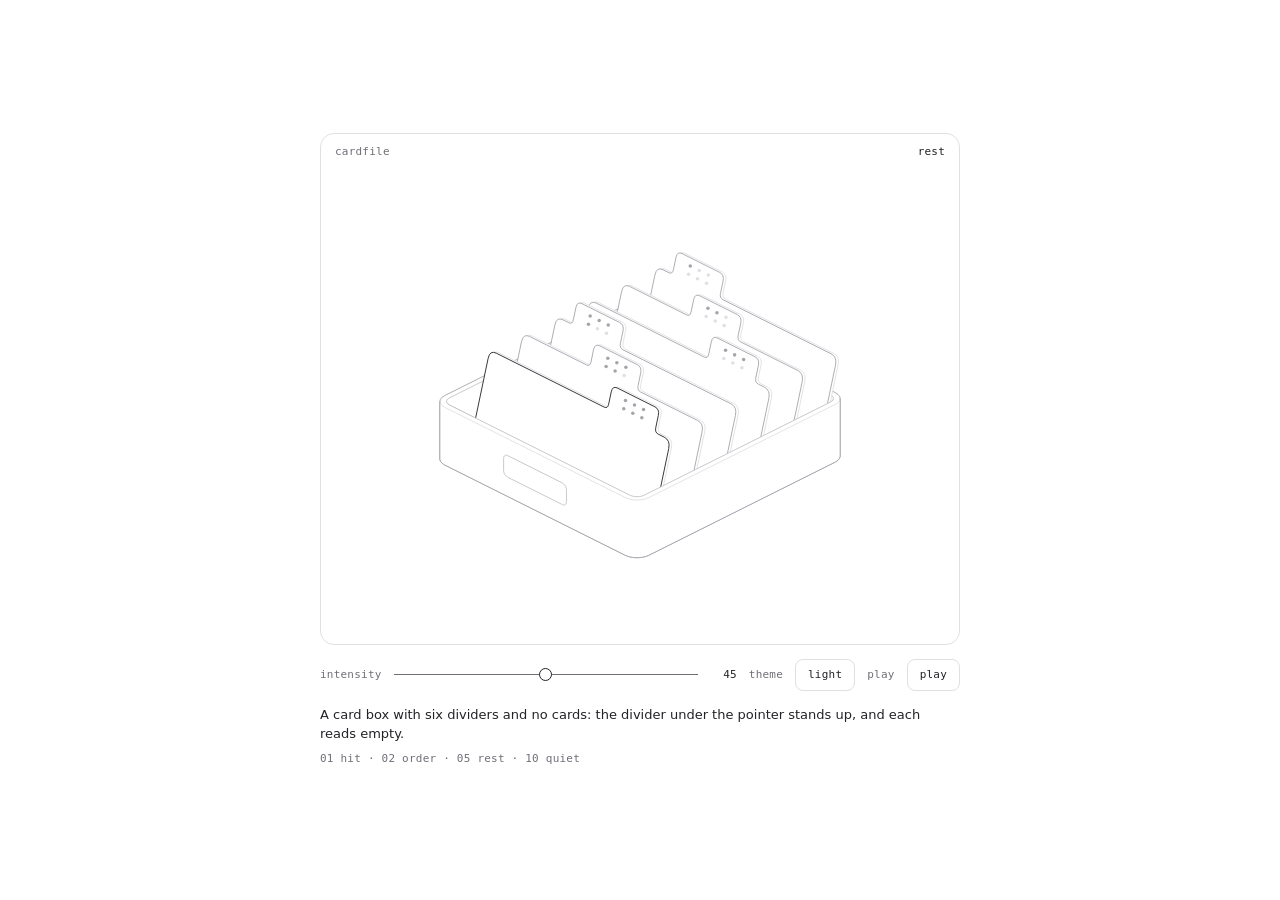
<file: illustrations/hairline-cardfile.html>
<!doctype html>
<html lang="en">
<head>
<meta charset="utf-8">
<meta name="viewport" content="width=device-width, initial-scale=1">
<title>Hairline figure</title>
<link rel="icon" href="data:,">
<style>
  :root { color-scheme: light; --ground: #ffffff; --ink: #232327; --muted: #6f6f78; --line: #e0e0e4; }
  @media (prefers-color-scheme: dark) {
    :root:not([data-theme="light"]) { color-scheme: dark; --ground: #08090a; --ink: #d0d6e0; --muted: #8a8c95; --line: #29292d; }
  }
  :root[data-theme="dark"] { color-scheme: dark; --ground: #08090a; --ink: #d0d6e0; --muted: #8a8c95; --line: #29292d; }
  :root[data-theme="light"] { color-scheme: light; }
  * { box-sizing: border-box; }
  body {
    margin: 0; min-height: 100vh; display: grid; place-items: center; padding: 24px 16px;
    background: var(--ground); color: var(--ink);
    font: 13px/1.5 ui-sans-serif, system-ui, -apple-system, "Segoe UI", sans-serif; -webkit-font-smoothing: antialiased;
  }
  main { width: 100%; max-width: 640px; }
  .plate { position: relative; border: 1px solid var(--line); border-radius: 14px; overflow: hidden; }
  .tag, .label, output, button { font: 11px/1 ui-monospace, SFMono-Regular, Menlo, Consolas, monospace; letter-spacing: 0.02em; }
  .tag { position: absolute; top: 12px; z-index: 1; color: var(--muted); pointer-events: none; }
  #name { left: 14px; }
  #read { right: 14px; color: var(--ink); font-variant-numeric: tabular-nums; }
  .controls { display: flex; flex-wrap: wrap; align-items: center; gap: 4px 12px; margin-top: 14px; }
  .label { color: var(--muted); }
  input[type="range"] {
    flex: 1 1 96px; min-width: 0; height: 32px; margin: 0; background: transparent; cursor: pointer;
    -webkit-appearance: none; appearance: none;
  }
  input[type="range"]::-webkit-slider-runnable-track { height: 1px; background: var(--muted); }
  input[type="range"]::-webkit-slider-thumb {
    -webkit-appearance: none; width: 13px; height: 13px; margin-top: -6px; border-radius: 50%;
    border: 1px solid var(--ink); background: var(--ground);
  }
  input[type="range"]::-moz-range-track { height: 1px; background: var(--muted); }
  input[type="range"]::-moz-range-thumb { width: 11px; height: 11px; border-radius: 50%; border: 1px solid var(--ink); background: var(--ground); }
  input[type="range"]:focus-visible, button:focus-visible { outline: 1.5px solid var(--ink); outline-offset: 2px; }
  output { min-width: 4ch; text-align: right; font-variant-numeric: tabular-nums; }
  button {
    height: 32px; padding: 0 12px; border: 1px solid var(--line); border-radius: 8px;
    background: transparent; color: var(--ink); cursor: pointer;
  }
  #play[aria-pressed="true"] { background: var(--ink); color: var(--ground); border-color: var(--ink); }
  #means { margin: 14px 0 0; text-wrap: pretty; }
  #rules { margin: 6px 0 0; line-height: 1.6; }
  #error { margin: 12px 0 0; padding-left: 10px; border-left: 1px solid var(--ink); }
</style>
</head>
<body>
<main>
  <div class="plate">
    <span class="tag" id="name"></span>
    <span class="tag" id="read"></span>
    <div id="stage"></div>
  </div>
  <div class="controls">
    <label class="label" for="intensity">intensity</label>
    <input id="intensity" type="range" min="0" max="1" step="0.01" value="0.5">
    <output id="value" for="intensity"></output>
    <span class="label">theme</span>
    <button id="theme" type="button" aria-label="Switch between the light and the dark theme"></button>
    <span class="label">play</span>
    <button id="play" type="button" aria-pressed="false">play</button>
  </div>
  <p id="means"></p>
  <p id="rules" class="label"></p>
  <p id="error" role="alert" hidden></p>
</main>
<script id="hl-kernel">
/* hairline kernel sha256:3a19aa2640ba8c6c306184d05fddfbd4f3323a6ebd9217dd3cbb38e9db74991c */
/*
 * HL: everything a figure may call. Read this index; the code under it is the
 * package's src/core, unchanged, and a figure should not need to read it.
 *
 * Every figure is drawn in a 400 × 320 viewBox. World space is x/y on the
 * ground and z up. Plates are filled with the ground colour and painted back
 * to front, so a nearer one covers a farther one: append in that order. At
 * the default camera, Cam(45, 0.5, S), +x runs down to the right and +y down
 * to the left, so the corner with the largest x and y is nearest the viewer:
 * append by ascending x + y, from the far corner (smallest x and y) to it.
 *
 * Camera
 *   Cam(azDeg, k, S)                       a camera: azimuth in degrees, k = sin(elevation) (0.5 is the 2:1 view), S = scale
 *   fit(C, points, cx, cy)                 centres the box of [x, y, z] points on (cx, cy); call it once, before proj
 *                                          it only centres, it never scales: choose S by trying values, with the most extreme pose in points.
 *                                          The six figures use S 1.42 to 2.12; the boxes they fit come out 230 to 310 wide and 180 to 245 tall
 *   proj(C)                                returns P(x, y, z), which gives [sx, sy]
 *   unproj(C, sx, sy, z)                   the world [x, y] under a screen point, on the plane at height z
 *   facing(C)                              returns front(sample): whether a ring sample faces the camera
 * Rounded solids
 *   rrect(u0, v0, u1, v1, r, n)            a rounded rectangle, as a ring of samples {u, v, nu, nv}
 *   circ(R, n)                             a circle, as a ring
 *   rings(x0, y0, x1, y1, r, b)            [ring, inner]: a rounded footprint and its crease ring, inset by b
 *                                          r, the corner radius, is cut to half the shorter side. b, the crease's inset in world units
 *                                          (0.6 to 2.2 in the figures), must stay under half the shorter side or the crease turns inside out
 *   prism(P, front, ring, inner, z0, z1)   {sil, crease}: a solid standing from z0 to z1, as two path strings
 *   ringAt(P, ring, z)                     the ring's points, projected at height z
 *   run(ring, keep)                        the one cyclic run of samples that pass keep
 *   hull(points)                           the convex hull of screen points
 *   extremes(P, ring)                      [left, right, nearest] samples: where dashed drops fall from
 *   fillet(points, radii, n)               rounds every vertex of a closed polygon; returns the new points
 *                                          radii is an array, one radius per vertex, each cut to half its shorter edge; a single number gives NaN.
 *                                          n is the steps round each corner, default 4: each vertex becomes n + 1 points
 *   ghost(P, front, ring, z0, depth)       a reflection's path {d, y0, y1}; reflect() draws it for you
 * Paths and numbers
 *   poly(points)                           a closed path string
 *   open(points)                           an open polyline string
 *   seg(a, b)                              one segment between two screen points [sx, sy], as its own subpath; project world points with P first
 *   clamp(v, a, b)
 *   lerp(a, b, t)
 *   rad(deg)
 *   r2(n)                                  two decimals
 * The continuous clock: one spring per moving number
 *   spring(x, opts)                        at rest on x; write .t to retarget; opts {k, c, m, eps}, default k 100, c 18, m 1
 *   stepS(sp, dt)                          advances by dt seconds; returns whether it is still moving
 * The discrete clock: a 700ms tween on (.32, .72, 0, 1)
 *   tween(v, dur)                          at rest on v; dur defaults to 700 (ms)
 *   tset(tw, to, now, delay)               retargets from where it is, after delay ms: the stagger
 *                                          the same target again does nothing, so calling it on every pointer move is safe
 *   tval(tw, now)                          its value at now
 *   tdone(tw, now)                         whether it has landed
 *   bezier(x1, y1, x2, y2)                 a CSS cubic-bezier, as a function of progress
 *   EASE_LIFT                              the lift curve itself
 *   reducedMotion()                        true when the reader asked for less motion; springs and tweens already land at once
 *   setReducedMotion(on)                   the loop's business, not a figure's
 * Drawing
 *   mk(tag, attrs, parent)                 one svg element: the only way a figure makes a node
 *   solid(parent)                          {g, sil, cr}: a group holding a silhouette path and a crease path
 *   put(solid, paths)                      writes prism()'s {sil, crease} into solid()'s {sil, cr}: sil into sil, crease into cr
 *   flatDot(parent, C, r, cls)             a dot lying on the ground plane; cls is "dot", "dot m" or "dot off"
 *   place(el, point)                       moves a dot or a circle to [sx, sy]
 *   reflect(svg, parent, P, front, ring, z0, depth)   a fading mirror under a solid
 *   fade(svg, y0, y1, a0)                  a vertical fade, as a mask; returns the value for a mask attribute
 * Life
 *   register(stage, tick)                  joins the one frame loop; tick(dt in seconds, now in ms) returns true to ask for another frame; gives {wake, unregister}
 *   pointer(stage, handlers)               {move(point), down(point), leave()}, points in viewBox units; returns its disposer
 *   disposer()                             {add, on, dispose}: collects tear-down, so destroy is bag.dispose
 * The bench's business, not a figure's
 *   css(lightDark)
 *   inject(root)
 *   tour(stage, stops, onStop)             an unseen pointer that walks the stops, [x, y] in viewBox units or null to leave, and gives way to a real one; onStop(i) on each arrival; returns {stop}
 *   LAP                                    the default stops: a diamond around the centre, then a leave
 *
 * Classes, on path, polygon, ellipse and line. They are the whole palette; a
 * figure sets no colour, width or fill of its own.
 *     (none)   filled with the ground colour, medium stroke
 *     sil      the silhouette's stroke        hi    the bright stroke: the only highlight
 *     lo       the dim stroke                 nf    no fill        fo   fill only, no stroke
 *     dash     a dashed guide
 *     dot      a bright dot                   dot m   a medium dot     dot off   a dim dot
 */
var HL = (() => {
  var __defProp = Object.defineProperty;
  var __getOwnPropDesc = Object.getOwnPropertyDescriptor;
  var __getOwnPropNames = Object.getOwnPropertyNames;
  var __hasOwnProp = Object.prototype.hasOwnProperty;
  var __export = (target, all) => {
    for (var name in all)
      __defProp(target, name, { get: all[name], enumerable: true });
  };
  var __copyProps = (to, from, except, desc) => {
    if (from && typeof from === "object" || typeof from === "function") {
      for (let key of __getOwnPropNames(from))
        if (!__hasOwnProp.call(to, key) && key !== except)
          __defProp(to, key, { get: () => from[key], enumerable: !(desc = __getOwnPropDesc(from, key)) || desc.enumerable });
    }
    return to;
  };
  var __toCommonJS = (mod) => __copyProps(__defProp({}, "__esModule", { value: true }), mod);

  // packages/hairline/src/core/kernel.ts
  var kernel_exports = {};
  __export(kernel_exports, {
    Cam: () => Cam,
    EASE_LIFT: () => EASE_LIFT,
    LAP: () => LAP,
    bezier: () => bezier,
    circ: () => circ,
    clamp: () => clamp,
    css: () => css,
    disposer: () => disposer,
    extremes: () => extremes,
    facing: () => facing,
    fade: () => fade,
    fillet: () => fillet,
    fit: () => fit,
    flatDot: () => flatDot,
    ghost: () => ghost,
    hull: () => hull,
    inject: () => inject,
    lerp: () => lerp,
    mk: () => mk,
    open: () => open,
    place: () => place,
    pointer: () => pointer,
    poly: () => poly,
    prism: () => prism,
    proj: () => proj,
    put: () => put,
    r2: () => r2,
    rad: () => rad,
    reducedMotion: () => reducedMotion,
    reflect: () => reflect,
    register: () => register,
    ringAt: () => ringAt,
    rings: () => rings,
    rrect: () => rrect,
    run: () => run,
    seg: () => seg,
    setReducedMotion: () => setReducedMotion,
    solid: () => solid,
    spring: () => spring,
    stepS: () => stepS,
    tdone: () => tdone,
    tour: () => tour,
    tset: () => tset,
    tval: () => tval,
    tween: () => tween,
    unproj: () => unproj
  });

  // packages/hairline/src/core/iso.ts
  var clamp = (v, a, b) => Math.max(a, Math.min(b, v));
  var lerp = (a, b, t) => a + (b - a) * t;
  var rad = (d) => d * Math.PI / 180;
  var r2 = (n) => Math.round(n * 100) / 100;
  var poly = (pts) => "M" + pts.map((p) => r2(p[0]) + " " + r2(p[1])).join("L") + "Z";
  var seg = (a, b) => `M${r2(a[0])} ${r2(a[1])}L${r2(b[0])} ${r2(b[1])}`;
  var open = (pts) => pts.length < 2 ? "" : "M" + pts.map((p) => r2(p[0]) + " " + r2(p[1])).join("L");
  var Cam = (azDeg, k, S) => ({ az: rad(azDeg), k, S, ox: 0, oy: 0 });
  function proj(C) {
    const c = Math.cos(C.az), s = Math.sin(C.az), zf = Math.sqrt(1 - C.k * C.k);
    return (x, y, z) => {
      const X = x * c - y * s, Y = x * s + y * c;
      return [C.ox + C.S * X, C.oy + C.S * (Y * C.k - z * zf)];
    };
  }
  function unproj(C, sx, sy, z) {
    const c = Math.cos(C.az), s = Math.sin(C.az), zf = Math.sqrt(1 - C.k * C.k);
    const X = (sx - C.ox) / C.S, Y = ((sy - C.oy) / C.S + z * zf) / C.k;
    return [X * c + Y * s, -X * s + Y * c];
  }
  function fit(C, pts, cx, cy) {
    C.ox = 0;
    C.oy = 0;
    const P = proj(C);
    let a = 1e9, b = -1e9, c = 1e9, d = -1e9;
    for (const p of pts) {
      const q = P(p[0], p[1], p[2]);
      a = Math.min(a, q[0]);
      b = Math.max(b, q[0]);
      c = Math.min(c, q[1]);
      d = Math.max(d, q[1]);
    }
    C.ox = cx - (a + b) / 2;
    C.oy = cy - (c + d) / 2;
  }
  function rrect(u0, v0, u1, v1, r, n = 4) {
    r = Math.max(0, Math.min(r, (u1 - u0) / 2, (v1 - v0) / 2));
    const out = [];
    for (const [cu, cv, a0] of [[u1 - r, v1 - r, 0], [u0 + r, v1 - r, 90], [u0 + r, v0 + r, 180], [u1 - r, v0 + r, 270]])
      for (let k = 0; k <= n; k++) {
        const a = rad(a0 + 90 * k / n), ca = Math.cos(a), sa = Math.sin(a);
        out.push({ u: cu + r * ca, v: cv + r * sa, nu: ca, nv: sa });
      }
    return out;
  }
  function circ(R, n = 96) {
    const out = [];
    for (let k = 0; k < n; k++) {
      const a = k / n * Math.PI * 2, ca = Math.cos(a), sa = Math.sin(a);
      out.push({ u: R * ca, v: R * sa, nu: ca, nv: sa });
    }
    return out;
  }
  function hull(input) {
    const pts = input.slice().sort((a, b) => a[0] - b[0] || a[1] - b[1]);
    const x = (o, a, b) => (a[0] - o[0]) * (b[1] - o[1]) - (a[1] - o[1]) * (b[0] - o[0]);
    const lo = [], up = [];
    for (const p of pts) {
      while (lo.length > 1 && x(lo[lo.length - 2], lo[lo.length - 1], p) <= 0) lo.pop();
      lo.push(p);
    }
    for (let i = pts.length - 1; i >= 0; i--) {
      const p = pts[i];
      while (up.length > 1 && x(up[up.length - 2], up[up.length - 1], p) <= 0) up.pop();
      up.push(p);
    }
    lo.pop();
    up.pop();
    return lo.concat(up);
  }
  var ringAt = (P, ring, z) => ring.map((q) => P(q.u, q.v, z));
  var facing = (C) => {
    const s = Math.sin(C.az), c = Math.cos(C.az);
    return (q) => q.nu * s + q.nv * c >= -1e-6;
  };
  function run(ring, keep) {
    const n = ring.length;
    let s = -1;
    for (let i = 0; i < n; i++) if (keep(ring[i]) && !keep(ring[(i + n - 1) % n])) {
      s = i;
      break;
    }
    if (s < 0) return keep(ring[0]) ? ring.slice() : [];
    const out = [];
    for (let k = 0; k < n && keep(ring[(s + k) % n]); k++) out.push(ring[(s + k) % n]);
    return out;
  }
  function prism(P, front, ring, inner, z0, z1) {
    return {
      sil: poly(hull(ringAt(P, ring, z1).concat(ringAt(P, ring, z0)))),
      crease: inner ? open(ringAt(P, run(inner, front), z1)) : ""
    };
  }
  var rings = (x0, y0, x1, y1, r, b) => [
    rrect(x0, y0, x1, y1, r),
    rrect(x0 + b, y0 + b, x1 - b, y1 - b, Math.max(0.3, r - b))
  ];
  function extremes(P, ring) {
    const pr = ring.map((q) => P(q.u, q.v, 0));
    let a = 0, b = 0, c = 0;
    pr.forEach((p, k) => {
      if (p[0] < pr[a][0]) a = k;
      if (p[0] > pr[b][0]) b = k;
      if (p[1] > pr[c][1]) c = k;
    });
    return [ring[a], ring[b], ring[c]];
  }
  function fillet(pts, rs, n = 4) {
    const m = pts.length, out = [];
    for (let i = 0; i < m; i++) {
      const a = pts[(i + m - 1) % m], p = pts[i], b = pts[(i + 1) % m];
      const la = Math.hypot(a[0] - p[0], a[1] - p[1]), lb = Math.hypot(b[0] - p[0], b[1] - p[1]);
      const t = Math.min(rs[i], la / 2, lb / 2);
      const p1 = [p[0] + (a[0] - p[0]) / la * t, p[1] + (a[1] - p[1]) / la * t];
      const p2 = [p[0] + (b[0] - p[0]) / lb * t, p[1] + (b[1] - p[1]) / lb * t];
      for (let k = 0; k <= n; k++) {
        const s = k / n, w = 1 - s;
        out.push([w * w * p1[0] + 2 * w * s * p[0] + s * s * p2[0], w * w * p1[1] + 2 * w * s * p[1] + s * s * p2[1]]);
      }
    }
    return out;
  }
  function ghost(P, front, ring, z0, depth) {
    const f = run(ring, front), lowP = ringAt(P, f, z0 - depth);
    return {
      d: open(lowP) + [f[0], f[f.length - 1]].map((q) => seg(P(q.u, q.v, z0), P(q.u, q.v, z0 - depth))).join(""),
      y0: Math.min(...ringAt(P, f, z0).map((p) => p[1])),
      y1: Math.max(...lowP.map((p) => p[1])) + 2
    };
  }

  // packages/hairline/src/core/motion.ts
  var reduced = false;
  var setReducedMotion = (on) => {
    reduced = on;
  };
  var reducedMotion = () => reduced;
  function spring(x, o = {}) {
    return { x, v: 0, t: x, k: o.k ?? 100, c: o.c ?? 18, m: o.m ?? 1, eps: o.eps ?? 0.01 };
  }
  function stepS(sp, dt) {
    if (reduced) {
      sp.x = sp.t;
      sp.v = 0;
      return false;
    }
    const n = Math.max(1, Math.ceil(dt * 240)), h = dt / n;
    for (let i = 0; i < n; i++) {
      const a = (-sp.k * (sp.x - sp.t) - sp.c * sp.v) / sp.m;
      sp.v += a * h;
      sp.x += sp.v * h;
    }
    if (Math.abs(sp.x - sp.t) < sp.eps && Math.abs(sp.v) < sp.eps * 10) {
      sp.x = sp.t;
      sp.v = 0;
      return false;
    }
    return true;
  }
  function bezier(x1, y1, x2, y2) {
    const cx = 3 * x1, bx = 3 * (x2 - x1) - cx, ax = 1 - cx - bx;
    const cy = 3 * y1, by = 3 * (y2 - y1) - cy, ay = 1 - cy - by;
    const X = (u) => ((ax * u + bx) * u + cx) * u;
    const Y = (u) => ((ay * u + by) * u + cy) * u;
    const dX = (u) => (3 * ax * u + 2 * bx) * u + cx;
    return (t) => {
      if (t <= 0) return 0;
      if (t >= 1) return 1;
      let u = t;
      for (let i = 0; i < 8; i++) {
        const e = X(u) - t;
        if (Math.abs(e) < 1e-5) break;
        const d = dX(u);
        if (Math.abs(d) < 1e-6) break;
        u -= e / d;
      }
      if (!(u >= 0 && u <= 1) || Math.abs(X(u) - t) > 1e-4) {
        let lo = 0, hi = 1;
        u = t;
        for (let i = 0; i < 24; i++) {
          if (X(u) < t) lo = u;
          else hi = u;
          u = (lo + hi) / 2;
        }
      }
      return Y(u);
    };
  }
  var EASE_LIFT = bezier(0.32, 0.72, 0, 1);
  var tween = (v, dur = 700) => ({ from: v, to: v, t0: -1e9, dur });
  var tval = (tw, now) => {
    const p = clamp((now - tw.t0) / tw.dur, 0, 1);
    return tw.from + (tw.to - tw.from) * (reduced ? 1 : EASE_LIFT(p));
  };
  var tset = (tw, to, now, delay) => {
    if (tw.to === to) return;
    tw.from = tval(tw, now);
    tw.to = to;
    tw.t0 = now + delay;
  };
  var tdone = (tw, now) => reduced || now >= tw.t0 + tw.dur;

  // packages/hairline/src/core/stage.ts
  var NS = "http://www.w3.org/2000/svg";
  function mk(tag, attrs, parent) {
    const e = document.createElementNS(NS, tag);
    if (attrs) for (const k in attrs) e.setAttribute(k, String(attrs[k]));
    if (parent) parent.appendChild(e);
    return e;
  }
  function solid(parent) {
    const g = mk("g", {}, parent);
    return { g, sil: mk("path", { class: "sil" }, g), cr: mk("path", { class: "nf lo" }, g) };
  }
  var put = (el, s) => {
    el.sil.setAttribute("d", s.sil);
    el.cr.setAttribute("d", s.crease);
  };
  var flatDot = (parent, C, r, cls) => mk("ellipse", { rx: r2(r * C.S), ry: r2(r * C.S * C.k), class: cls }, parent);
  var place = (el, q) => {
    el.setAttribute("cx", String(r2(q[0])));
    el.setAttribute("cy", String(r2(q[1])));
  };
  var fid = 0;
  function fade(svg, y0, y1, a0 = 0.7) {
    const id = "hl-fd" + ++fid, defs = mk("defs", {}, svg);
    const lg = mk("linearGradient", { id: id + "g", gradientUnits: "userSpaceOnUse", x1: 0, y1: r2(y0), x2: 0, y2: r2(y1) }, defs);
    mk("stop", { offset: 0, "stop-color": "#fff", "stop-opacity": a0 }, lg);
    mk("stop", { offset: 1, "stop-color": "#fff", "stop-opacity": 0 }, lg);
    const m = mk("mask", { id, maskUnits: "userSpaceOnUse", x: 0, y: 0, width: 400, height: 320 }, defs);
    mk("rect", { x: 0, y: 0, width: 400, height: 320, fill: `url(#${id}g)` }, m);
    return `url(#${id})`;
  }
  function reflect(svg, parent, P, front, ring, z0, depth) {
    const r = ghost(P, front, ring, z0, depth);
    const gh = mk("g", { class: "ghost", mask: fade(svg, r.y0, r.y1) }, parent);
    mk("path", { d: r.d }, gh);
  }
  var boards = [];
  var byStage = /* @__PURE__ */ new Map();
  var raf = 0;
  var last = 0;
  var io = null;
  var rm = null;
  function frame(now) {
    const dt = Math.min(0.05, Math.max(0, (now - last) / 1e3));
    last = now;
    let any = false;
    for (const b of boards.slice()) if (b.vis && b.awake) {
      try {
        b.awake = !!b.tick(dt, now);
      } catch (err) {
        b.awake = false;
        setTimeout(() => {
          throw err;
        });
      }
      any = any || b.awake;
    }
    raf = any ? requestAnimationFrame(frame) : 0;
  }
  function wake(b) {
    b.awake = true;
    if (!raf) {
      last = performance.now();
      raf = requestAnimationFrame(frame);
    }
  }
  var onMotion = () => {
    setReducedMotion(!!rm?.matches);
    boards.forEach(wake);
  };
  function start() {
    if (io) return;
    io = new IntersectionObserver((es) => {
      for (const e of es) {
        const set = byStage.get(e.target);
        if (!set) continue;
        for (const b of set) {
          b.vis = e.isIntersecting;
          if (b.vis) wake(b);
        }
      }
    }, { rootMargin: "80px" });
    rm = matchMedia("(prefers-reduced-motion: reduce)");
    setReducedMotion(rm.matches);
    rm.addEventListener("change", onMotion);
  }
  function stop() {
    if (raf) cancelAnimationFrame(raf);
    raf = 0;
    io?.disconnect();
    io = null;
    rm?.removeEventListener("change", onMotion);
    rm = null;
  }
  function register(stage, tick) {
    start();
    const b = { stage, tick, vis: false, awake: true };
    boards.push(b);
    const peers = byStage.get(stage);
    if (peers) {
      for (const p of peers) b.vis = p.vis;
      peers.add(b);
      if (b.vis) wake(b);
    } else {
      byStage.set(stage, /* @__PURE__ */ new Set([b]));
      io.observe(stage);
    }
    tick(0, performance.now());
    let gone = false;
    return {
      wake: () => {
        if (!gone) wake(b);
      },
      unregister: () => {
        if (gone) return;
        gone = true;
        boards = boards.filter((x) => x !== b);
        const set = byStage.get(stage);
        if (set) {
          set.delete(b);
          if (!set.size) {
            byStage.delete(stage);
            io?.unobserve(stage);
          }
        }
        if (!boards.length) stop();
      }
    };
  }
  var handlers = /* @__PURE__ */ new WeakMap();
  var touring = /* @__PURE__ */ new WeakMap();
  function pointer(stage, on) {
    handlers.set(stage, on);
    let tm = 0;
    const pt = (e) => {
      const r = stage.getBoundingClientRect();
      return [(e.clientX - r.left) / r.width * 400, (e.clientY - r.top) / r.height * 320];
    };
    const move = (e) => {
      clearTimeout(tm);
      touring.get(stage)?.hold();
      on.move(pt(e), e);
    };
    const down = (e) => {
      clearTimeout(tm);
      touring.get(stage)?.hold();
      if (e.pointerType !== "mouse") stage.releasePointerCapture?.(e.pointerId);
      if (on.down) on.down(pt(e), e);
      else on.move(pt(e), e);
    };
    const leave = (e) => {
      clearTimeout(tm);
      tm = window.setTimeout(() => {
        on.leave(e);
        touring.get(stage)?.release();
      }, e.pointerType === "mouse" ? 0 : 1400);
    };
    stage.addEventListener("pointermove", move);
    stage.addEventListener("pointerdown", down);
    stage.addEventListener("pointerleave", leave);
    return () => {
      clearTimeout(tm);
      if (handlers.get(stage) === on) handlers.delete(stage);
      stage.removeEventListener("pointermove", move);
      stage.removeEventListener("pointerdown", down);
      stage.removeEventListener("pointerleave", leave);
    };
  }
  var LAP = [[128, 150], [200, 118], [272, 150], [200, 206], null];
  var TRAVEL = 900;
  var DWELL = 1200;
  var REST = 1800;
  var RESUME = 1200;
  var STAGGER = 450;
  var GHOST = { pointerType: "ghost" };
  var started = 0;
  function entry([x, y]) {
    const dx = x - 200, dy = y - 160;
    if (!dx && !dy) return [200, 320];
    const k = Math.min(dx ? (dx > 0 ? 200 : -200) / dx : Infinity, dy ? (dy > 0 ? 160 : -160) / dy : Infinity);
    return [200 + dx * k, 160 + dy * k];
  }
  function tour(stage, stops, onStop) {
    let i = 0;
    let wait = RESUME + STAGGER * (started++ % 4);
    let t = -1;
    let at = null;
    let origin = [200, 320];
    let hand = false, keys = stage.contains(stage.ownerDocument.activeElement);
    let gone = false;
    const leave = () => {
      at = null;
      t = -1;
      handlers.get(stage)?.leave(GHOST);
    };
    const tick = (dt) => {
      if (hand || keys || !stops.length) return false;
      if (reducedMotion()) {
        if (at) leave();
        return false;
      }
      if (wait > 0) {
        wait -= dt * 1e3;
        return true;
      }
      const stop2 = stops[i];
      if (stop2 === null) {
        if (at) leave();
        onStop?.(i);
        i = (i + 1) % stops.length;
        wait = REST;
        return true;
      }
      const h = handlers.get(stage);
      if (!h) return true;
      if (t < 0) {
        origin = at ?? entry(stop2);
        t = 0;
      }
      t = Math.min(TRAVEL, t + dt * 1e3);
      const k = EASE_LIFT(t / TRAVEL);
      at = [origin[0] + (stop2[0] - origin[0]) * k, origin[1] + (stop2[1] - origin[1]) * k];
      h.move(at, GHOST);
      if (t < TRAVEL) return true;
      onStop?.(i);
      i = (i + 1) % stops.length;
      t = -1;
      wait = DWELL;
      return true;
    };
    const take = () => {
      at = null;
      t = -1;
    };
    const give = () => {
      if (hand || keys) return;
      i = 0;
      t = -1;
      wait = RESUME;
      board.wake();
    };
    const me = {
      hold: () => {
        hand = true;
        take();
      },
      release: () => {
        if (!hand) return;
        hand = false;
        give();
      }
    };
    const focusIn = () => {
      keys = true;
      take();
    };
    const focusOut = (e) => {
      if (keys && !stage.contains(e.relatedTarget)) {
        keys = false;
        give();
      }
    };
    stage.addEventListener("focusin", focusIn);
    stage.addEventListener("focusout", focusOut);
    touring.set(stage, me);
    const board = register(stage, tick);
    return {
      stop: () => {
        if (gone) return;
        gone = true;
        board.unregister();
        stage.removeEventListener("focusin", focusIn);
        stage.removeEventListener("focusout", focusOut);
        if (touring.get(stage) === me) touring.delete(stage);
        if (at) leave();
      }
    };
  }
  function disposer() {
    let fns = [];
    return {
      add: (fn) => {
        fns.push(fn);
      },
      on: (target, type, fn, opts) => {
        const h = fn;
        target.addEventListener(type, h, opts);
        fns.push(() => target.removeEventListener(type, h, opts));
      },
      dispose: () => {
        const run2 = fns;
        fns = [];
        for (let i = run2.length - 1; i >= 0; i--) run2[i]();
      }
    };
  }

  // packages/hairline/src/core/styles.ts
  var LIGHT = { plate: "#ffffff", hi: "#232327", edge: "#a4a4ac", mid: "#c3c3c9", lo: "#e0e0e4" };
  var DARK = { plate: "#08090a", hi: "#d0d6e0", edge: "#5b5d64", mid: "#3e3e44", lo: "#29292d" };
  var KEYS = ["plate", "hi", "edge", "mid", "lo"];
  var vars = (p) => KEYS.map((k) => `--hl-${k}:var(--hairline-${k},${p[k]});`).join("");
  var EASE = "cubic-bezier(0.5,0,0.1,1)";
  var SVG = ":where([data-hairline]>svg)";
  function css(lightDark) {
    const both = Object.fromEntries(KEYS.map((k) => [k, `light-dark(${LIGHT[k]},${DARK[k]})`]));
    return [
      // the box, and the palette: light unless something below says otherwise
      `:where([data-hairline]){display:block;position:relative;aspect-ratio:5/4;touch-action:pan-y;user-select:none;-webkit-user-select:none;--hl-sw:var(--hairline-stroke,0.9);${vars(LIGHT)}}`,
      // the page's color-scheme
      lightDark ? `:where([data-hairline]){${vars(both)}}` : "",
      // an ancestor that says dark
      `:where(.dark,[data-theme="dark"]) :where([data-hairline]){${vars(DARK)}}`,
      // the figure's own theme option
      `:where([data-hairline][data-hairline-theme="light"]){${vars(LIGHT)}}`,
      `:where([data-hairline][data-hairline-theme="dark"]){${vars(DARK)}}`,
      `:where([data-hairline]:focus-visible){outline:1.5px solid var(--hl-hi);outline-offset:2px}`,
      `${SVG}{position:absolute;inset:0;width:100%;height:100%;display:block}`,
      // Riffle's live region: read, not seen
      `:where([data-hairline]>[data-hairline-live]){position:absolute;width:1px;height:1px;margin:-1px;padding:0;border:0;overflow:hidden;clip-path:inset(50%);white-space:nowrap}`,
      // the drawing: plates are filled with the plate colour and painted back to front
      `${SVG} :where(path,polygon,ellipse,line){fill:var(--hl-plate);stroke:var(--hl-mid);stroke-width:var(--hl-sw);vector-effect:non-scaling-stroke;stroke-linejoin:round;stroke-linecap:round;transition:stroke 260ms ${EASE}}`,
      `${SVG} :where(.nf){fill:none}`,
      `${SVG} :where(.fo){stroke:none}`,
      `${SVG} :where(.sil){stroke:var(--hl-edge)}`,
      `${SVG} :where(.hi){stroke:var(--hl-hi)}`,
      `${SVG} :where(.lo){stroke:var(--hl-lo)}`,
      `${SVG} :where(.dash){stroke-dasharray:1 3}`,
      `${SVG} :where(.dot){stroke:none;fill:var(--hl-hi);transition:fill 260ms ${EASE}}`,
      `${SVG} :where(.dot.m){fill:var(--hl-edge)}`,
      `${SVG} :where(.dot.off){fill:var(--hl-lo)}`,
      `${SVG} :where(.ghost path){fill:none;stroke:var(--hl-mid)}`
    ].join("");
  }
  var done = /* @__PURE__ */ new WeakSet();
  function inject(root) {
    if (done.has(root)) return;
    done.add(root);
    const doc = root.nodeType === 9 ? root : root.ownerDocument;
    const win = doc.defaultView;
    const text = css(!!win?.CSS?.supports?.("color", "light-dark(#000,#fff)"));
    if (win && "adoptedStyleSheets" in root) {
      try {
        const sheet = new win.CSSStyleSheet();
        sheet.replaceSync(text);
        root.adoptedStyleSheets = [...root.adoptedStyleSheets, sheet];
        return;
      } catch {
      }
    }
    const style = doc.createElement("style");
    style.setAttribute("data-hairline-style", "");
    style.textContent = text;
    (root.nodeType === 9 ? doc.head ?? doc.documentElement : root).appendChild(style);
  }
  return __toCommonJS(kernel_exports);
})();
/* /hairline kernel */
</script>
<script id="hl-bench">
/*
 * The bench: the page a figure is shown on. It makes the host and the svg the
 * way the package's mount does, hands them to the figure, and owns everything
 * around it: the read-out, the slider, the theme, the line under the stage.
 */
(() => {
  const RULES = ["hit", "order", "reach", "accent", "rest", "honesty", "cost", "clock", "radius", "quiet"];
  const $ = (id) => document.getElementById(id);
  const root = document.documentElement, params = new URLSearchParams(location.search);

  /* the theme: the system's until the switch is pressed, then the switch's */
  const dark = () => (root.dataset.theme ? root.dataset.theme === "dark" : matchMedia("(prefers-color-scheme: dark)").matches);
  const label = () => { $("theme").textContent = dark() ? "dark" : "light"; };
  $("theme").addEventListener("click", () => { root.dataset.theme = dark() ? "light" : "dark"; label(); });
  /* ?theme=light or ?theme=dark wins over the system's, as pressing the switch does */
  if (["light", "dark"].includes(params.get("theme"))) root.dataset.theme = params.get("theme");
  label();

  /* ?intensity=0 sets the slider before the figure mounts, for a look at either end */
  const i = (params.get("intensity") || "").trim();
  if (i && Number.isFinite(Number(i))) $("intensity").value = String(Math.min(1, Math.max(0, Number(i))));

  /* ?w=240 narrows the page, for a look at the size of a thumbnail */
  const w = Number(params.get("w"));
  if (w > 0) document.querySelector("main").style.maxWidth = w + "px";

  /* a figure that fails says so under the stage, instead of leaving an empty plate */
  addEventListener("error", (e) => {
    $("error").hidden = false;
    $("error").textContent = String((e.error && e.error.message) || e.message);
  });

  let mounted = false;
  window.hairline = (figure) => {
    if (mounted) throw new Error("hairline: one figure per page.");
    mounted = true;
    const stage = $("stage"), slider = $("intensity");

    /* intensity to the figure's own number: two straight lines that meet at 0.5, as in the package */
    const [lo, mid, hi] = figure.range;
    const at = (i) => Math.round((i <= 0.5 ? lo + (i / 0.5) * (mid - lo) : mid + ((i - 0.5) / 0.5) * (hi - mid)) * 1000) / 1000;

    HL.inject(document);
    stage.setAttribute("data-hairline", figure.name);
    stage.setAttribute("role", "img");
    stage.setAttribute("aria-label", figure.means);
    const svg = HL.mk("svg", { viewBox: "0 0 400 320", "aria-hidden": "true" }, stage);

    let text = null;
    const read = {
      get textContent() { return text; },
      set textContent(value) { text = value == null ? "" : String(value); $("read").textContent = text; },
    };

    document.title = "Hairline · " + figure.name;
    $("name").textContent = figure.name;
    $("means").textContent = figure.means;
    $("rules").textContent = figure.rules.map((n) => String(n).padStart(2, "0") + " " + RULES[n - 1]).join(" · ");
    const show = () => { $("value").textContent = String(at(Number(slider.value))); };
    show();

    const handle = figure.mount({ stage, svg, read }, at(Number(slider.value)));
    if (text === null) read.textContent = "rest";
    slider.addEventListener("input", () => { show(); handle.set(at(Number(slider.value))); });
    window.hairline.figure = handle;

    /* play: an unseen pointer walks the figure's tour (or HL.LAP) until a hand arrives; ?play=1 starts it on load */
    const play = $("play");
    window.hairline.playing = null;
    play.addEventListener("click", () => {
      const was = play.getAttribute("aria-pressed") === "true";
      if (was) { window.hairline.playing.stop(); window.hairline.playing = null; }
      else window.hairline.playing = HL.tour(stage, figure.tour || HL.LAP, (i) => { if (window.hairline.onStop) window.hairline.onStop(i); });
      play.setAttribute("aria-pressed", String(!was));
    });
    if (params.get("play") === "1") play.click();

    /* ?at=200,160 holds the pointer at a viewBox point, for a picture of the answer without a mouse */
    const p = (params.get("at") || "").split(",").map(Number);
    if (p.length === 2 && p.every(Number.isFinite)) {
      const r = stage.getBoundingClientRect();
      stage.dispatchEvent(new PointerEvent("pointermove", {
        pointerType: "mouse", pointerId: 1, bubbles: true,
        clientX: r.left + (p[0] / 400) * r.width, clientY: r.top + (p[1] / 320) * r.height,
      }));
    }
  };
})();
</script>
<script type="module" id="hl-figure">
/**
 * Cardfile: AXIOM's "inbox zero" illustration. An index-card box holds six
 * divider tabs and no cards between them. The divider under the pointer
 * stands up; the ones in front lean forward and the ones behind lean back,
 * staggered outwards from it on the 700ms lift curve. Each divider's place is
 * punched on its tab as dots, and the read-out counts the cards filed behind
 * it: none. The slider is the stagger, in ms.
 *
 * The pattern: discrete items (Riffle's answer), with the emptiness as the
 * subject: the box is whole and composed, only the cards are missing.
 */
const {
  Cam, clamp, facing, fillet, fit, hull, open, poly, proj, rad, ringAt, rrect, run, seg,
  tdone, tset, tval, tween, disposer, mk, place, pointer, register,
} = HL;

const N = 6, W = 92, H = 40, G = 17, TW = 24, TH = 9, TABS = [8, 34, 60], TK = 1.4;
const REST = -16, BACK = -28, FWD = 22, LIFT = 12;
const X0 = -6, X1 = W + 6, Y0 = -10, Y1 = (N - 1) * G + 12, WH = 24, WR = 6, WT = 2.4;
const LR = (pts) => (pts[0][0] <= pts[pts.length - 1][0] ? pts : pts.slice().reverse());

function box(P, front, outer, inner) {
  const far = [
    [poly(hull(ringAt(P, outer, 0).concat(ringAt(P, outer, WH)))), "sil"],
    [poly(ringAt(P, inner, WH)), "nf"],
    [open(ringAt(P, run(inner, (q) => !front(q)), 2.5)), "nf lo"],
    // the rod a card file's dividers ride on, painted on the floor behind them
    [seg(P(W / 2, Y0 + 4, 3), P(W / 2, Y1 - 4, 3)), "nf lo dash"],
  ];
  const iF = LR(ringAt(P, run(inner, front), WH)), oT = LR(ringAt(P, run(outer, front), WH)), oB = LR(ringAt(P, run(outer, front), 0));
  const hx = (X0 + X1) / 2, onFront = (ring) => ring.map((q) => P(q.u, Y1, q.v));
  const near = [
    [poly([...iF, oT[oT.length - 1], ...oB.slice().reverse(), oT[0]]), "fo"],
    [open(oT), "nf lo"],
    [open(iF), "nf"],
    [open([oT[0], ...oB, oT[oT.length - 1]]), "nf sil"],
    // a label frame on the front, holding no label
    [poly(onFront(rrect(hx - 16, 8, hx + 16, 17, 2, 5))), "nf"],
  ];
  return { far, near };
}

function divider(i) {
  const t0 = TABS[i % 3];
  const shape = fillet(
    [[0, 0], [W, 0], [W, H], [t0 + TW, H], [t0 + TW, H + TH], [t0, H + TH], [t0, H], [0, H]],
    [1, 1, 3.2, 1.8, 2.4, 2.4, 1.8, 3.2],
  );
  return { t0, shape };
}

function pose(P, i, t0, shape, th, lift) {
  const yb = i * G, s = Math.sin(rad(th)), c = Math.cos(rad(th));
  const w = (u, v) => P(u, yb + v * s, v * c + lift);
  const wb = (u, v) => P(u, yb + v * s - TK * c, v * c + TK * s + lift);
  const punch = [];
  for (let k = 0; k < 6; k++) punch.push(w(t0 + TW / 2 + ((k % 3) - 1) * 4.6, H + TH / 2 + (0.5 - Math.floor(k / 3)) * 3.2));
  return { back: poly(shape.map((p) => wb(p[0], p[1]))), face: poly(shape.map((p) => w(p[0], p[1]))), punch };
}

function mount({ stage, svg, read }, value) {
  const bag = disposer();
  let stag = value;
  const C = Cam(45, 0.5, 1.74);
  fit(C, [[X0, Y0, 0], [X1, Y1, 0], [X1, Y0, 0], [X0, Y1, 0], [X0, Y0, H + TH], [X1, Y0, H + TH + LIFT]], 200, 166);
  const P = proj(C), front = facing(C);
  const outer = rrect(X0, Y0, X1, Y1, WR, 6), inner = rrect(X0 + WT, Y0 + WT, X1 - WT, Y1 - WT, WR - WT, 6);
  const paths = box(P, front, outer, inner);

  const g = mk("g", {}, svg);
  for (const [d, cls] of paths.far) mk("path", { d, class: cls }, g);
  const tabs = [];
  for (let i = 0; i < N; i++) {
    const { t0, shape } = divider(i);
    const grp = mk("g", {}, g);
    const back = mk("path", { class: "lo" }, grp), face = mk("path", { class: "sil" }, grp);
    // its place, punched on the tab: i + 1 dots of six lit medium, the rest dim
    const punch = [];
    for (let k = 0; k < 6; k++) punch.push(mk("circle", { r: 1.1, class: "dot " + (k <= i ? "m" : "off") }, grp));
    tabs.push({ t0, shape, back, face, punch, a: tween(REST), z: tween(0) });
  }
  for (const [d, cls] of paths.near) mk("path", { d, class: cls }, g);

  // rule 01: hit bands along the RESTING top edges, which never move
  const top = (i) => P(W / 2, i * G + H * Math.sin(rad(REST)), H * Math.cos(rad(REST)));
  const c0 = top(0), c1 = top(1), d = [c1[0] - c0[0], c1[1] - c0[1]];
  const px0 = P(0, 0, 0), px1 = P(1, 0, 0), ex = [px1[0] - px0[0], px1[1] - px0[1]];
  const HALF = W / 2 + 6, det = d[0] * ex[1] - d[1] * ex[0];
  function hit([x, y]) {
    const qx = x - c0[0], qy = y - c0[1];
    const s = (qx * ex[1] - qy * ex[0]) / det, r = (d[0] * qy - d[1] * qx) / det;
    if (Math.abs(r) > HALF || s < -0.5 || s > N + 0.5) return -1;
    return clamp(Math.round(s), 0, N - 1);
  }

  function draw(i, th, lift) {
    const t = tabs[i], q = pose(P, i, t.t0, t.shape, th, lift);
    t.back.setAttribute("d", q.back); t.face.setAttribute("d", q.face);
    t.punch.forEach((el, k) => place(el, q.punch[k]));
  }
  const B = register(stage, (_dt, now) => {
    let moving = false;
    tabs.forEach((t, i) => { draw(i, tval(t.a, now), tval(t.z, now)); if (!tdone(t.a, now) || !tdone(t.z, now)) moving = true; });
    return moving;
  });
  bag.add(B.unregister);

  // rest: the front divider's edge is the one bright mark
  const RESTMARK = N - 1;
  tabs[RESTMARK].face.classList.add("hi");
  let act = -1;
  function setActive(a) {
    if (a === act) return;
    const now = performance.now(), from = a >= 0 ? a : act;
    act = a;
    tabs.forEach((t, i) => {
      const delay = Math.abs(i - from) * stag;
      tset(t.a, a < 0 ? REST : i < a ? BACK : i > a ? FWD : 0, now, delay);
      tset(t.z, a === i ? LIFT : 0, now, delay);
      t.face.classList.toggle("hi", a < 0 ? i === RESTMARK : i === a);
    });
    read.textContent = a < 0 ? "rest" : `tab ${a + 1} · 0`;
    B.wake();
  }
  bag.add(pointer(stage, { move: (p) => setActive(hit(p)), leave: () => setActive(-1) }));
  bag.add(() => svg.replaceChildren());
  return { set: (v) => { stag = v; }, destroy: bag.dispose };
}

hairline({
  name: "cardfile",
  means: "A card box with six dividers and no cards: the divider under the pointer stands up, and each reads empty.",
  rules: [1, 2, 5, 10],
  range: [0, 45, 90],
  tour: [[170, 150], [205, 128], [250, 112], null],
  mount,
});
</script>
</body>
</html>
</file>
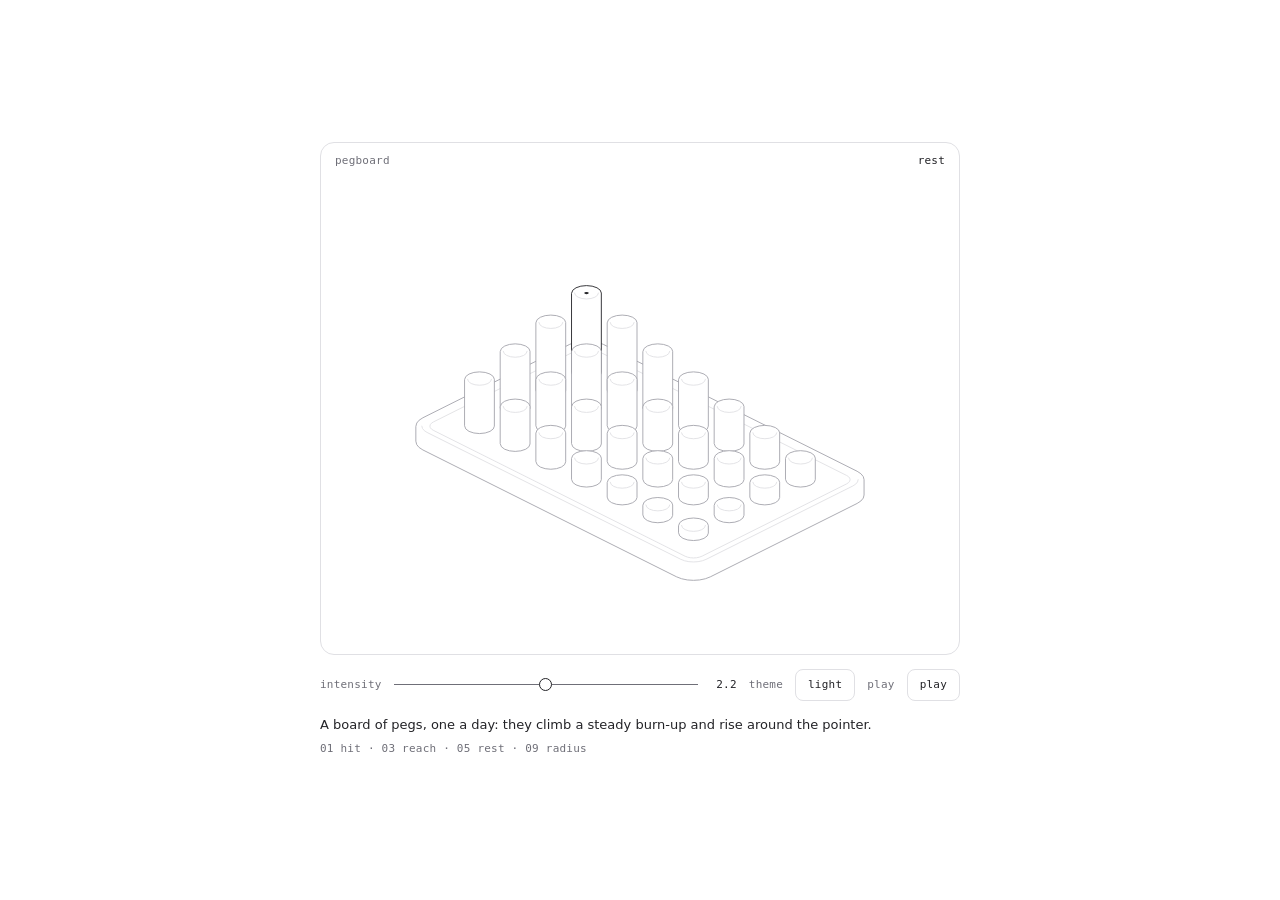
<file: illustrations/hairline-pegboard.html>
<!doctype html>
<html lang="en">
<head>
<meta charset="utf-8">
<meta name="viewport" content="width=device-width, initial-scale=1">
<title>Hairline figure</title>
<link rel="icon" href="data:,">
<style>
  :root { color-scheme: light; --ground: #ffffff; --ink: #232327; --muted: #6f6f78; --line: #e0e0e4; }
  @media (prefers-color-scheme: dark) {
    :root:not([data-theme="light"]) { color-scheme: dark; --ground: #08090a; --ink: #d0d6e0; --muted: #8a8c95; --line: #29292d; }
  }
  :root[data-theme="dark"] { color-scheme: dark; --ground: #08090a; --ink: #d0d6e0; --muted: #8a8c95; --line: #29292d; }
  :root[data-theme="light"] { color-scheme: light; }
  * { box-sizing: border-box; }
  body {
    margin: 0; min-height: 100vh; display: grid; place-items: center; padding: 24px 16px;
    background: var(--ground); color: var(--ink);
    font: 13px/1.5 ui-sans-serif, system-ui, -apple-system, "Segoe UI", sans-serif; -webkit-font-smoothing: antialiased;
  }
  main { width: 100%; max-width: 640px; }
  .plate { position: relative; border: 1px solid var(--line); border-radius: 14px; overflow: hidden; }
  .tag, .label, output, button { font: 11px/1 ui-monospace, SFMono-Regular, Menlo, Consolas, monospace; letter-spacing: 0.02em; }
  .tag { position: absolute; top: 12px; z-index: 1; color: var(--muted); pointer-events: none; }
  #name { left: 14px; }
  #read { right: 14px; color: var(--ink); font-variant-numeric: tabular-nums; }
  .controls { display: flex; flex-wrap: wrap; align-items: center; gap: 4px 12px; margin-top: 14px; }
  .label { color: var(--muted); }
  input[type="range"] {
    flex: 1 1 96px; min-width: 0; height: 32px; margin: 0; background: transparent; cursor: pointer;
    -webkit-appearance: none; appearance: none;
  }
  input[type="range"]::-webkit-slider-runnable-track { height: 1px; background: var(--muted); }
  input[type="range"]::-webkit-slider-thumb {
    -webkit-appearance: none; width: 13px; height: 13px; margin-top: -6px; border-radius: 50%;
    border: 1px solid var(--ink); background: var(--ground);
  }
  input[type="range"]::-moz-range-track { height: 1px; background: var(--muted); }
  input[type="range"]::-moz-range-thumb { width: 11px; height: 11px; border-radius: 50%; border: 1px solid var(--ink); background: var(--ground); }
  input[type="range"]:focus-visible, button:focus-visible { outline: 1.5px solid var(--ink); outline-offset: 2px; }
  output { min-width: 4ch; text-align: right; font-variant-numeric: tabular-nums; }
  button {
    height: 32px; padding: 0 12px; border: 1px solid var(--line); border-radius: 8px;
    background: transparent; color: var(--ink); cursor: pointer;
  }
  #play[aria-pressed="true"] { background: var(--ink); color: var(--ground); border-color: var(--ink); }
  #means { margin: 14px 0 0; text-wrap: pretty; }
  #rules { margin: 6px 0 0; line-height: 1.6; }
  #error { margin: 12px 0 0; padding-left: 10px; border-left: 1px solid var(--ink); }
</style>
</head>
<body>
<main>
  <div class="plate">
    <span class="tag" id="name"></span>
    <span class="tag" id="read"></span>
    <div id="stage"></div>
  </div>
  <div class="controls">
    <label class="label" for="intensity">intensity</label>
    <input id="intensity" type="range" min="0" max="1" step="0.01" value="0.5">
    <output id="value" for="intensity"></output>
    <span class="label">theme</span>
    <button id="theme" type="button" aria-label="Switch between the light and the dark theme"></button>
    <span class="label">play</span>
    <button id="play" type="button" aria-pressed="false">play</button>
  </div>
  <p id="means"></p>
  <p id="rules" class="label"></p>
  <p id="error" role="alert" hidden></p>
</main>
<script id="hl-kernel">
/* hairline kernel sha256:3a19aa2640ba8c6c306184d05fddfbd4f3323a6ebd9217dd3cbb38e9db74991c */
/*
 * HL: everything a figure may call. Read this index; the code under it is the
 * package's src/core, unchanged, and a figure should not need to read it.
 *
 * Every figure is drawn in a 400 × 320 viewBox. World space is x/y on the
 * ground and z up. Plates are filled with the ground colour and painted back
 * to front, so a nearer one covers a farther one: append in that order. At
 * the default camera, Cam(45, 0.5, S), +x runs down to the right and +y down
 * to the left, so the corner with the largest x and y is nearest the viewer:
 * append by ascending x + y, from the far corner (smallest x and y) to it.
 *
 * Camera
 *   Cam(azDeg, k, S)                       a camera: azimuth in degrees, k = sin(elevation) (0.5 is the 2:1 view), S = scale
 *   fit(C, points, cx, cy)                 centres the box of [x, y, z] points on (cx, cy); call it once, before proj
 *                                          it only centres, it never scales: choose S by trying values, with the most extreme pose in points.
 *                                          The six figures use S 1.42 to 2.12; the boxes they fit come out 230 to 310 wide and 180 to 245 tall
 *   proj(C)                                returns P(x, y, z), which gives [sx, sy]
 *   unproj(C, sx, sy, z)                   the world [x, y] under a screen point, on the plane at height z
 *   facing(C)                              returns front(sample): whether a ring sample faces the camera
 * Rounded solids
 *   rrect(u0, v0, u1, v1, r, n)            a rounded rectangle, as a ring of samples {u, v, nu, nv}
 *   circ(R, n)                             a circle, as a ring
 *   rings(x0, y0, x1, y1, r, b)            [ring, inner]: a rounded footprint and its crease ring, inset by b
 *                                          r, the corner radius, is cut to half the shorter side. b, the crease's inset in world units
 *                                          (0.6 to 2.2 in the figures), must stay under half the shorter side or the crease turns inside out
 *   prism(P, front, ring, inner, z0, z1)   {sil, crease}: a solid standing from z0 to z1, as two path strings
 *   ringAt(P, ring, z)                     the ring's points, projected at height z
 *   run(ring, keep)                        the one cyclic run of samples that pass keep
 *   hull(points)                           the convex hull of screen points
 *   extremes(P, ring)                      [left, right, nearest] samples: where dashed drops fall from
 *   fillet(points, radii, n)               rounds every vertex of a closed polygon; returns the new points
 *                                          radii is an array, one radius per vertex, each cut to half its shorter edge; a single number gives NaN.
 *                                          n is the steps round each corner, default 4: each vertex becomes n + 1 points
 *   ghost(P, front, ring, z0, depth)       a reflection's path {d, y0, y1}; reflect() draws it for you
 * Paths and numbers
 *   poly(points)                           a closed path string
 *   open(points)                           an open polyline string
 *   seg(a, b)                              one segment between two screen points [sx, sy], as its own subpath; project world points with P first
 *   clamp(v, a, b)
 *   lerp(a, b, t)
 *   rad(deg)
 *   r2(n)                                  two decimals
 * The continuous clock: one spring per moving number
 *   spring(x, opts)                        at rest on x; write .t to retarget; opts {k, c, m, eps}, default k 100, c 18, m 1
 *   stepS(sp, dt)                          advances by dt seconds; returns whether it is still moving
 * The discrete clock: a 700ms tween on (.32, .72, 0, 1)
 *   tween(v, dur)                          at rest on v; dur defaults to 700 (ms)
 *   tset(tw, to, now, delay)               retargets from where it is, after delay ms: the stagger
 *                                          the same target again does nothing, so calling it on every pointer move is safe
 *   tval(tw, now)                          its value at now
 *   tdone(tw, now)                         whether it has landed
 *   bezier(x1, y1, x2, y2)                 a CSS cubic-bezier, as a function of progress
 *   EASE_LIFT                              the lift curve itself
 *   reducedMotion()                        true when the reader asked for less motion; springs and tweens already land at once
 *   setReducedMotion(on)                   the loop's business, not a figure's
 * Drawing
 *   mk(tag, attrs, parent)                 one svg element: the only way a figure makes a node
 *   solid(parent)                          {g, sil, cr}: a group holding a silhouette path and a crease path
 *   put(solid, paths)                      writes prism()'s {sil, crease} into solid()'s {sil, cr}: sil into sil, crease into cr
 *   flatDot(parent, C, r, cls)             a dot lying on the ground plane; cls is "dot", "dot m" or "dot off"
 *   place(el, point)                       moves a dot or a circle to [sx, sy]
 *   reflect(svg, parent, P, front, ring, z0, depth)   a fading mirror under a solid
 *   fade(svg, y0, y1, a0)                  a vertical fade, as a mask; returns the value for a mask attribute
 * Life
 *   register(stage, tick)                  joins the one frame loop; tick(dt in seconds, now in ms) returns true to ask for another frame; gives {wake, unregister}
 *   pointer(stage, handlers)               {move(point), down(point), leave()}, points in viewBox units; returns its disposer
 *   disposer()                             {add, on, dispose}: collects tear-down, so destroy is bag.dispose
 * The bench's business, not a figure's
 *   css(lightDark)
 *   inject(root)
 *   tour(stage, stops, onStop)             an unseen pointer that walks the stops, [x, y] in viewBox units or null to leave, and gives way to a real one; onStop(i) on each arrival; returns {stop}
 *   LAP                                    the default stops: a diamond around the centre, then a leave
 *
 * Classes, on path, polygon, ellipse and line. They are the whole palette; a
 * figure sets no colour, width or fill of its own.
 *     (none)   filled with the ground colour, medium stroke
 *     sil      the silhouette's stroke        hi    the bright stroke: the only highlight
 *     lo       the dim stroke                 nf    no fill        fo   fill only, no stroke
 *     dash     a dashed guide
 *     dot      a bright dot                   dot m   a medium dot     dot off   a dim dot
 */
var HL = (() => {
  var __defProp = Object.defineProperty;
  var __getOwnPropDesc = Object.getOwnPropertyDescriptor;
  var __getOwnPropNames = Object.getOwnPropertyNames;
  var __hasOwnProp = Object.prototype.hasOwnProperty;
  var __export = (target, all) => {
    for (var name in all)
      __defProp(target, name, { get: all[name], enumerable: true });
  };
  var __copyProps = (to, from, except, desc) => {
    if (from && typeof from === "object" || typeof from === "function") {
      for (let key of __getOwnPropNames(from))
        if (!__hasOwnProp.call(to, key) && key !== except)
          __defProp(to, key, { get: () => from[key], enumerable: !(desc = __getOwnPropDesc(from, key)) || desc.enumerable });
    }
    return to;
  };
  var __toCommonJS = (mod) => __copyProps(__defProp({}, "__esModule", { value: true }), mod);

  // packages/hairline/src/core/kernel.ts
  var kernel_exports = {};
  __export(kernel_exports, {
    Cam: () => Cam,
    EASE_LIFT: () => EASE_LIFT,
    LAP: () => LAP,
    bezier: () => bezier,
    circ: () => circ,
    clamp: () => clamp,
    css: () => css,
    disposer: () => disposer,
    extremes: () => extremes,
    facing: () => facing,
    fade: () => fade,
    fillet: () => fillet,
    fit: () => fit,
    flatDot: () => flatDot,
    ghost: () => ghost,
    hull: () => hull,
    inject: () => inject,
    lerp: () => lerp,
    mk: () => mk,
    open: () => open,
    place: () => place,
    pointer: () => pointer,
    poly: () => poly,
    prism: () => prism,
    proj: () => proj,
    put: () => put,
    r2: () => r2,
    rad: () => rad,
    reducedMotion: () => reducedMotion,
    reflect: () => reflect,
    register: () => register,
    ringAt: () => ringAt,
    rings: () => rings,
    rrect: () => rrect,
    run: () => run,
    seg: () => seg,
    setReducedMotion: () => setReducedMotion,
    solid: () => solid,
    spring: () => spring,
    stepS: () => stepS,
    tdone: () => tdone,
    tour: () => tour,
    tset: () => tset,
    tval: () => tval,
    tween: () => tween,
    unproj: () => unproj
  });

  // packages/hairline/src/core/iso.ts
  var clamp = (v, a, b) => Math.max(a, Math.min(b, v));
  var lerp = (a, b, t) => a + (b - a) * t;
  var rad = (d) => d * Math.PI / 180;
  var r2 = (n) => Math.round(n * 100) / 100;
  var poly = (pts) => "M" + pts.map((p) => r2(p[0]) + " " + r2(p[1])).join("L") + "Z";
  var seg = (a, b) => `M${r2(a[0])} ${r2(a[1])}L${r2(b[0])} ${r2(b[1])}`;
  var open = (pts) => pts.length < 2 ? "" : "M" + pts.map((p) => r2(p[0]) + " " + r2(p[1])).join("L");
  var Cam = (azDeg, k, S) => ({ az: rad(azDeg), k, S, ox: 0, oy: 0 });
  function proj(C) {
    const c = Math.cos(C.az), s = Math.sin(C.az), zf = Math.sqrt(1 - C.k * C.k);
    return (x, y, z) => {
      const X = x * c - y * s, Y = x * s + y * c;
      return [C.ox + C.S * X, C.oy + C.S * (Y * C.k - z * zf)];
    };
  }
  function unproj(C, sx, sy, z) {
    const c = Math.cos(C.az), s = Math.sin(C.az), zf = Math.sqrt(1 - C.k * C.k);
    const X = (sx - C.ox) / C.S, Y = ((sy - C.oy) / C.S + z * zf) / C.k;
    return [X * c + Y * s, -X * s + Y * c];
  }
  function fit(C, pts, cx, cy) {
    C.ox = 0;
    C.oy = 0;
    const P = proj(C);
    let a = 1e9, b = -1e9, c = 1e9, d = -1e9;
    for (const p of pts) {
      const q = P(p[0], p[1], p[2]);
      a = Math.min(a, q[0]);
      b = Math.max(b, q[0]);
      c = Math.min(c, q[1]);
      d = Math.max(d, q[1]);
    }
    C.ox = cx - (a + b) / 2;
    C.oy = cy - (c + d) / 2;
  }
  function rrect(u0, v0, u1, v1, r, n = 4) {
    r = Math.max(0, Math.min(r, (u1 - u0) / 2, (v1 - v0) / 2));
    const out = [];
    for (const [cu, cv, a0] of [[u1 - r, v1 - r, 0], [u0 + r, v1 - r, 90], [u0 + r, v0 + r, 180], [u1 - r, v0 + r, 270]])
      for (let k = 0; k <= n; k++) {
        const a = rad(a0 + 90 * k / n), ca = Math.cos(a), sa = Math.sin(a);
        out.push({ u: cu + r * ca, v: cv + r * sa, nu: ca, nv: sa });
      }
    return out;
  }
  function circ(R, n = 96) {
    const out = [];
    for (let k = 0; k < n; k++) {
      const a = k / n * Math.PI * 2, ca = Math.cos(a), sa = Math.sin(a);
      out.push({ u: R * ca, v: R * sa, nu: ca, nv: sa });
    }
    return out;
  }
  function hull(input) {
    const pts = input.slice().sort((a, b) => a[0] - b[0] || a[1] - b[1]);
    const x = (o, a, b) => (a[0] - o[0]) * (b[1] - o[1]) - (a[1] - o[1]) * (b[0] - o[0]);
    const lo = [], up = [];
    for (const p of pts) {
      while (lo.length > 1 && x(lo[lo.length - 2], lo[lo.length - 1], p) <= 0) lo.pop();
      lo.push(p);
    }
    for (let i = pts.length - 1; i >= 0; i--) {
      const p = pts[i];
      while (up.length > 1 && x(up[up.length - 2], up[up.length - 1], p) <= 0) up.pop();
      up.push(p);
    }
    lo.pop();
    up.pop();
    return lo.concat(up);
  }
  var ringAt = (P, ring, z) => ring.map((q) => P(q.u, q.v, z));
  var facing = (C) => {
    const s = Math.sin(C.az), c = Math.cos(C.az);
    return (q) => q.nu * s + q.nv * c >= -1e-6;
  };
  function run(ring, keep) {
    const n = ring.length;
    let s = -1;
    for (let i = 0; i < n; i++) if (keep(ring[i]) && !keep(ring[(i + n - 1) % n])) {
      s = i;
      break;
    }
    if (s < 0) return keep(ring[0]) ? ring.slice() : [];
    const out = [];
    for (let k = 0; k < n && keep(ring[(s + k) % n]); k++) out.push(ring[(s + k) % n]);
    return out;
  }
  function prism(P, front, ring, inner, z0, z1) {
    return {
      sil: poly(hull(ringAt(P, ring, z1).concat(ringAt(P, ring, z0)))),
      crease: inner ? open(ringAt(P, run(inner, front), z1)) : ""
    };
  }
  var rings = (x0, y0, x1, y1, r, b) => [
    rrect(x0, y0, x1, y1, r),
    rrect(x0 + b, y0 + b, x1 - b, y1 - b, Math.max(0.3, r - b))
  ];
  function extremes(P, ring) {
    const pr = ring.map((q) => P(q.u, q.v, 0));
    let a = 0, b = 0, c = 0;
    pr.forEach((p, k) => {
      if (p[0] < pr[a][0]) a = k;
      if (p[0] > pr[b][0]) b = k;
      if (p[1] > pr[c][1]) c = k;
    });
    return [ring[a], ring[b], ring[c]];
  }
  function fillet(pts, rs, n = 4) {
    const m = pts.length, out = [];
    for (let i = 0; i < m; i++) {
      const a = pts[(i + m - 1) % m], p = pts[i], b = pts[(i + 1) % m];
      const la = Math.hypot(a[0] - p[0], a[1] - p[1]), lb = Math.hypot(b[0] - p[0], b[1] - p[1]);
      const t = Math.min(rs[i], la / 2, lb / 2);
      const p1 = [p[0] + (a[0] - p[0]) / la * t, p[1] + (a[1] - p[1]) / la * t];
      const p2 = [p[0] + (b[0] - p[0]) / lb * t, p[1] + (b[1] - p[1]) / lb * t];
      for (let k = 0; k <= n; k++) {
        const s = k / n, w = 1 - s;
        out.push([w * w * p1[0] + 2 * w * s * p[0] + s * s * p2[0], w * w * p1[1] + 2 * w * s * p[1] + s * s * p2[1]]);
      }
    }
    return out;
  }
  function ghost(P, front, ring, z0, depth) {
    const f = run(ring, front), lowP = ringAt(P, f, z0 - depth);
    return {
      d: open(lowP) + [f[0], f[f.length - 1]].map((q) => seg(P(q.u, q.v, z0), P(q.u, q.v, z0 - depth))).join(""),
      y0: Math.min(...ringAt(P, f, z0).map((p) => p[1])),
      y1: Math.max(...lowP.map((p) => p[1])) + 2
    };
  }

  // packages/hairline/src/core/motion.ts
  var reduced = false;
  var setReducedMotion = (on) => {
    reduced = on;
  };
  var reducedMotion = () => reduced;
  function spring(x, o = {}) {
    return { x, v: 0, t: x, k: o.k ?? 100, c: o.c ?? 18, m: o.m ?? 1, eps: o.eps ?? 0.01 };
  }
  function stepS(sp, dt) {
    if (reduced) {
      sp.x = sp.t;
      sp.v = 0;
      return false;
    }
    const n = Math.max(1, Math.ceil(dt * 240)), h = dt / n;
    for (let i = 0; i < n; i++) {
      const a = (-sp.k * (sp.x - sp.t) - sp.c * sp.v) / sp.m;
      sp.v += a * h;
      sp.x += sp.v * h;
    }
    if (Math.abs(sp.x - sp.t) < sp.eps && Math.abs(sp.v) < sp.eps * 10) {
      sp.x = sp.t;
      sp.v = 0;
      return false;
    }
    return true;
  }
  function bezier(x1, y1, x2, y2) {
    const cx = 3 * x1, bx = 3 * (x2 - x1) - cx, ax = 1 - cx - bx;
    const cy = 3 * y1, by = 3 * (y2 - y1) - cy, ay = 1 - cy - by;
    const X = (u) => ((ax * u + bx) * u + cx) * u;
    const Y = (u) => ((ay * u + by) * u + cy) * u;
    const dX = (u) => (3 * ax * u + 2 * bx) * u + cx;
    return (t) => {
      if (t <= 0) return 0;
      if (t >= 1) return 1;
      let u = t;
      for (let i = 0; i < 8; i++) {
        const e = X(u) - t;
        if (Math.abs(e) < 1e-5) break;
        const d = dX(u);
        if (Math.abs(d) < 1e-6) break;
        u -= e / d;
      }
      if (!(u >= 0 && u <= 1) || Math.abs(X(u) - t) > 1e-4) {
        let lo = 0, hi = 1;
        u = t;
        for (let i = 0; i < 24; i++) {
          if (X(u) < t) lo = u;
          else hi = u;
          u = (lo + hi) / 2;
        }
      }
      return Y(u);
    };
  }
  var EASE_LIFT = bezier(0.32, 0.72, 0, 1);
  var tween = (v, dur = 700) => ({ from: v, to: v, t0: -1e9, dur });
  var tval = (tw, now) => {
    const p = clamp((now - tw.t0) / tw.dur, 0, 1);
    return tw.from + (tw.to - tw.from) * (reduced ? 1 : EASE_LIFT(p));
  };
  var tset = (tw, to, now, delay) => {
    if (tw.to === to) return;
    tw.from = tval(tw, now);
    tw.to = to;
    tw.t0 = now + delay;
  };
  var tdone = (tw, now) => reduced || now >= tw.t0 + tw.dur;

  // packages/hairline/src/core/stage.ts
  var NS = "http://www.w3.org/2000/svg";
  function mk(tag, attrs, parent) {
    const e = document.createElementNS(NS, tag);
    if (attrs) for (const k in attrs) e.setAttribute(k, String(attrs[k]));
    if (parent) parent.appendChild(e);
    return e;
  }
  function solid(parent) {
    const g = mk("g", {}, parent);
    return { g, sil: mk("path", { class: "sil" }, g), cr: mk("path", { class: "nf lo" }, g) };
  }
  var put = (el, s) => {
    el.sil.setAttribute("d", s.sil);
    el.cr.setAttribute("d", s.crease);
  };
  var flatDot = (parent, C, r, cls) => mk("ellipse", { rx: r2(r * C.S), ry: r2(r * C.S * C.k), class: cls }, parent);
  var place = (el, q) => {
    el.setAttribute("cx", String(r2(q[0])));
    el.setAttribute("cy", String(r2(q[1])));
  };
  var fid = 0;
  function fade(svg, y0, y1, a0 = 0.7) {
    const id = "hl-fd" + ++fid, defs = mk("defs", {}, svg);
    const lg = mk("linearGradient", { id: id + "g", gradientUnits: "userSpaceOnUse", x1: 0, y1: r2(y0), x2: 0, y2: r2(y1) }, defs);
    mk("stop", { offset: 0, "stop-color": "#fff", "stop-opacity": a0 }, lg);
    mk("stop", { offset: 1, "stop-color": "#fff", "stop-opacity": 0 }, lg);
    const m = mk("mask", { id, maskUnits: "userSpaceOnUse", x: 0, y: 0, width: 400, height: 320 }, defs);
    mk("rect", { x: 0, y: 0, width: 400, height: 320, fill: `url(#${id}g)` }, m);
    return `url(#${id})`;
  }
  function reflect(svg, parent, P, front, ring, z0, depth) {
    const r = ghost(P, front, ring, z0, depth);
    const gh = mk("g", { class: "ghost", mask: fade(svg, r.y0, r.y1) }, parent);
    mk("path", { d: r.d }, gh);
  }
  var boards = [];
  var byStage = /* @__PURE__ */ new Map();
  var raf = 0;
  var last = 0;
  var io = null;
  var rm = null;
  function frame(now) {
    const dt = Math.min(0.05, Math.max(0, (now - last) / 1e3));
    last = now;
    let any = false;
    for (const b of boards.slice()) if (b.vis && b.awake) {
      try {
        b.awake = !!b.tick(dt, now);
      } catch (err) {
        b.awake = false;
        setTimeout(() => {
          throw err;
        });
      }
      any = any || b.awake;
    }
    raf = any ? requestAnimationFrame(frame) : 0;
  }
  function wake(b) {
    b.awake = true;
    if (!raf) {
      last = performance.now();
      raf = requestAnimationFrame(frame);
    }
  }
  var onMotion = () => {
    setReducedMotion(!!rm?.matches);
    boards.forEach(wake);
  };
  function start() {
    if (io) return;
    io = new IntersectionObserver((es) => {
      for (const e of es) {
        const set = byStage.get(e.target);
        if (!set) continue;
        for (const b of set) {
          b.vis = e.isIntersecting;
          if (b.vis) wake(b);
        }
      }
    }, { rootMargin: "80px" });
    rm = matchMedia("(prefers-reduced-motion: reduce)");
    setReducedMotion(rm.matches);
    rm.addEventListener("change", onMotion);
  }
  function stop() {
    if (raf) cancelAnimationFrame(raf);
    raf = 0;
    io?.disconnect();
    io = null;
    rm?.removeEventListener("change", onMotion);
    rm = null;
  }
  function register(stage, tick) {
    start();
    const b = { stage, tick, vis: false, awake: true };
    boards.push(b);
    const peers = byStage.get(stage);
    if (peers) {
      for (const p of peers) b.vis = p.vis;
      peers.add(b);
      if (b.vis) wake(b);
    } else {
      byStage.set(stage, /* @__PURE__ */ new Set([b]));
      io.observe(stage);
    }
    tick(0, performance.now());
    let gone = false;
    return {
      wake: () => {
        if (!gone) wake(b);
      },
      unregister: () => {
        if (gone) return;
        gone = true;
        boards = boards.filter((x) => x !== b);
        const set = byStage.get(stage);
        if (set) {
          set.delete(b);
          if (!set.size) {
            byStage.delete(stage);
            io?.unobserve(stage);
          }
        }
        if (!boards.length) stop();
      }
    };
  }
  var handlers = /* @__PURE__ */ new WeakMap();
  var touring = /* @__PURE__ */ new WeakMap();
  function pointer(stage, on) {
    handlers.set(stage, on);
    let tm = 0;
    const pt = (e) => {
      const r = stage.getBoundingClientRect();
      return [(e.clientX - r.left) / r.width * 400, (e.clientY - r.top) / r.height * 320];
    };
    const move = (e) => {
      clearTimeout(tm);
      touring.get(stage)?.hold();
      on.move(pt(e), e);
    };
    const down = (e) => {
      clearTimeout(tm);
      touring.get(stage)?.hold();
      if (e.pointerType !== "mouse") stage.releasePointerCapture?.(e.pointerId);
      if (on.down) on.down(pt(e), e);
      else on.move(pt(e), e);
    };
    const leave = (e) => {
      clearTimeout(tm);
      tm = window.setTimeout(() => {
        on.leave(e);
        touring.get(stage)?.release();
      }, e.pointerType === "mouse" ? 0 : 1400);
    };
    stage.addEventListener("pointermove", move);
    stage.addEventListener("pointerdown", down);
    stage.addEventListener("pointerleave", leave);
    return () => {
      clearTimeout(tm);
      if (handlers.get(stage) === on) handlers.delete(stage);
      stage.removeEventListener("pointermove", move);
      stage.removeEventListener("pointerdown", down);
      stage.removeEventListener("pointerleave", leave);
    };
  }
  var LAP = [[128, 150], [200, 118], [272, 150], [200, 206], null];
  var TRAVEL = 900;
  var DWELL = 1200;
  var REST = 1800;
  var RESUME = 1200;
  var STAGGER = 450;
  var GHOST = { pointerType: "ghost" };
  var started = 0;
  function entry([x, y]) {
    const dx = x - 200, dy = y - 160;
    if (!dx && !dy) return [200, 320];
    const k = Math.min(dx ? (dx > 0 ? 200 : -200) / dx : Infinity, dy ? (dy > 0 ? 160 : -160) / dy : Infinity);
    return [200 + dx * k, 160 + dy * k];
  }
  function tour(stage, stops, onStop) {
    let i = 0;
    let wait = RESUME + STAGGER * (started++ % 4);
    let t = -1;
    let at = null;
    let origin = [200, 320];
    let hand = false, keys = stage.contains(stage.ownerDocument.activeElement);
    let gone = false;
    const leave = () => {
      at = null;
      t = -1;
      handlers.get(stage)?.leave(GHOST);
    };
    const tick = (dt) => {
      if (hand || keys || !stops.length) return false;
      if (reducedMotion()) {
        if (at) leave();
        return false;
      }
      if (wait > 0) {
        wait -= dt * 1e3;
        return true;
      }
      const stop2 = stops[i];
      if (stop2 === null) {
        if (at) leave();
        onStop?.(i);
        i = (i + 1) % stops.length;
        wait = REST;
        return true;
      }
      const h = handlers.get(stage);
      if (!h) return true;
      if (t < 0) {
        origin = at ?? entry(stop2);
        t = 0;
      }
      t = Math.min(TRAVEL, t + dt * 1e3);
      const k = EASE_LIFT(t / TRAVEL);
      at = [origin[0] + (stop2[0] - origin[0]) * k, origin[1] + (stop2[1] - origin[1]) * k];
      h.move(at, GHOST);
      if (t < TRAVEL) return true;
      onStop?.(i);
      i = (i + 1) % stops.length;
      t = -1;
      wait = DWELL;
      return true;
    };
    const take = () => {
      at = null;
      t = -1;
    };
    const give = () => {
      if (hand || keys) return;
      i = 0;
      t = -1;
      wait = RESUME;
      board.wake();
    };
    const me = {
      hold: () => {
        hand = true;
        take();
      },
      release: () => {
        if (!hand) return;
        hand = false;
        give();
      }
    };
    const focusIn = () => {
      keys = true;
      take();
    };
    const focusOut = (e) => {
      if (keys && !stage.contains(e.relatedTarget)) {
        keys = false;
        give();
      }
    };
    stage.addEventListener("focusin", focusIn);
    stage.addEventListener("focusout", focusOut);
    touring.set(stage, me);
    const board = register(stage, tick);
    return {
      stop: () => {
        if (gone) return;
        gone = true;
        board.unregister();
        stage.removeEventListener("focusin", focusIn);
        stage.removeEventListener("focusout", focusOut);
        if (touring.get(stage) === me) touring.delete(stage);
        if (at) leave();
      }
    };
  }
  function disposer() {
    let fns = [];
    return {
      add: (fn) => {
        fns.push(fn);
      },
      on: (target, type, fn, opts) => {
        const h = fn;
        target.addEventListener(type, h, opts);
        fns.push(() => target.removeEventListener(type, h, opts));
      },
      dispose: () => {
        const run2 = fns;
        fns = [];
        for (let i = run2.length - 1; i >= 0; i--) run2[i]();
      }
    };
  }

  // packages/hairline/src/core/styles.ts
  var LIGHT = { plate: "#ffffff", hi: "#232327", edge: "#a4a4ac", mid: "#c3c3c9", lo: "#e0e0e4" };
  var DARK = { plate: "#08090a", hi: "#d0d6e0", edge: "#5b5d64", mid: "#3e3e44", lo: "#29292d" };
  var KEYS = ["plate", "hi", "edge", "mid", "lo"];
  var vars = (p) => KEYS.map((k) => `--hl-${k}:var(--hairline-${k},${p[k]});`).join("");
  var EASE = "cubic-bezier(0.5,0,0.1,1)";
  var SVG = ":where([data-hairline]>svg)";
  function css(lightDark) {
    const both = Object.fromEntries(KEYS.map((k) => [k, `light-dark(${LIGHT[k]},${DARK[k]})`]));
    return [
      // the box, and the palette: light unless something below says otherwise
      `:where([data-hairline]){display:block;position:relative;aspect-ratio:5/4;touch-action:pan-y;user-select:none;-webkit-user-select:none;--hl-sw:var(--hairline-stroke,0.9);${vars(LIGHT)}}`,
      // the page's color-scheme
      lightDark ? `:where([data-hairline]){${vars(both)}}` : "",
      // an ancestor that says dark
      `:where(.dark,[data-theme="dark"]) :where([data-hairline]){${vars(DARK)}}`,
      // the figure's own theme option
      `:where([data-hairline][data-hairline-theme="light"]){${vars(LIGHT)}}`,
      `:where([data-hairline][data-hairline-theme="dark"]){${vars(DARK)}}`,
      `:where([data-hairline]:focus-visible){outline:1.5px solid var(--hl-hi);outline-offset:2px}`,
      `${SVG}{position:absolute;inset:0;width:100%;height:100%;display:block}`,
      // Riffle's live region: read, not seen
      `:where([data-hairline]>[data-hairline-live]){position:absolute;width:1px;height:1px;margin:-1px;padding:0;border:0;overflow:hidden;clip-path:inset(50%);white-space:nowrap}`,
      // the drawing: plates are filled with the plate colour and painted back to front
      `${SVG} :where(path,polygon,ellipse,line){fill:var(--hl-plate);stroke:var(--hl-mid);stroke-width:var(--hl-sw);vector-effect:non-scaling-stroke;stroke-linejoin:round;stroke-linecap:round;transition:stroke 260ms ${EASE}}`,
      `${SVG} :where(.nf){fill:none}`,
      `${SVG} :where(.fo){stroke:none}`,
      `${SVG} :where(.sil){stroke:var(--hl-edge)}`,
      `${SVG} :where(.hi){stroke:var(--hl-hi)}`,
      `${SVG} :where(.lo){stroke:var(--hl-lo)}`,
      `${SVG} :where(.dash){stroke-dasharray:1 3}`,
      `${SVG} :where(.dot){stroke:none;fill:var(--hl-hi);transition:fill 260ms ${EASE}}`,
      `${SVG} :where(.dot.m){fill:var(--hl-edge)}`,
      `${SVG} :where(.dot.off){fill:var(--hl-lo)}`,
      `${SVG} :where(.ghost path){fill:none;stroke:var(--hl-mid)}`
    ].join("");
  }
  var done = /* @__PURE__ */ new WeakSet();
  function inject(root) {
    if (done.has(root)) return;
    done.add(root);
    const doc = root.nodeType === 9 ? root : root.ownerDocument;
    const win = doc.defaultView;
    const text = css(!!win?.CSS?.supports?.("color", "light-dark(#000,#fff)"));
    if (win && "adoptedStyleSheets" in root) {
      try {
        const sheet = new win.CSSStyleSheet();
        sheet.replaceSync(text);
        root.adoptedStyleSheets = [...root.adoptedStyleSheets, sheet];
        return;
      } catch {
      }
    }
    const style = doc.createElement("style");
    style.setAttribute("data-hairline-style", "");
    style.textContent = text;
    (root.nodeType === 9 ? doc.head ?? doc.documentElement : root).appendChild(style);
  }
  return __toCommonJS(kernel_exports);
})();
/* /hairline kernel */
</script>
<script id="hl-bench">
/*
 * The bench: the page a figure is shown on. It makes the host and the svg the
 * way the package's mount does, hands them to the figure, and owns everything
 * around it: the read-out, the slider, the theme, the line under the stage.
 */
(() => {
  const RULES = ["hit", "order", "reach", "accent", "rest", "honesty", "cost", "clock", "radius", "quiet"];
  const $ = (id) => document.getElementById(id);
  const root = document.documentElement, params = new URLSearchParams(location.search);

  /* the theme: the system's until the switch is pressed, then the switch's */
  const dark = () => (root.dataset.theme ? root.dataset.theme === "dark" : matchMedia("(prefers-color-scheme: dark)").matches);
  const label = () => { $("theme").textContent = dark() ? "dark" : "light"; };
  $("theme").addEventListener("click", () => { root.dataset.theme = dark() ? "light" : "dark"; label(); });
  /* ?theme=light or ?theme=dark wins over the system's, as pressing the switch does */
  if (["light", "dark"].includes(params.get("theme"))) root.dataset.theme = params.get("theme");
  label();

  /* ?intensity=0 sets the slider before the figure mounts, for a look at either end */
  const i = (params.get("intensity") || "").trim();
  if (i && Number.isFinite(Number(i))) $("intensity").value = String(Math.min(1, Math.max(0, Number(i))));

  /* ?w=240 narrows the page, for a look at the size of a thumbnail */
  const w = Number(params.get("w"));
  if (w > 0) document.querySelector("main").style.maxWidth = w + "px";

  /* a figure that fails says so under the stage, instead of leaving an empty plate */
  addEventListener("error", (e) => {
    $("error").hidden = false;
    $("error").textContent = String((e.error && e.error.message) || e.message);
  });

  let mounted = false;
  window.hairline = (figure) => {
    if (mounted) throw new Error("hairline: one figure per page.");
    mounted = true;
    const stage = $("stage"), slider = $("intensity");

    /* intensity to the figure's own number: two straight lines that meet at 0.5, as in the package */
    const [lo, mid, hi] = figure.range;
    const at = (i) => Math.round((i <= 0.5 ? lo + (i / 0.5) * (mid - lo) : mid + ((i - 0.5) / 0.5) * (hi - mid)) * 1000) / 1000;

    HL.inject(document);
    stage.setAttribute("data-hairline", figure.name);
    stage.setAttribute("role", "img");
    stage.setAttribute("aria-label", figure.means);
    const svg = HL.mk("svg", { viewBox: "0 0 400 320", "aria-hidden": "true" }, stage);

    let text = null;
    const read = {
      get textContent() { return text; },
      set textContent(value) { text = value == null ? "" : String(value); $("read").textContent = text; },
    };

    document.title = "Hairline · " + figure.name;
    $("name").textContent = figure.name;
    $("means").textContent = figure.means;
    $("rules").textContent = figure.rules.map((n) => String(n).padStart(2, "0") + " " + RULES[n - 1]).join(" · ");
    const show = () => { $("value").textContent = String(at(Number(slider.value))); };
    show();

    const handle = figure.mount({ stage, svg, read }, at(Number(slider.value)));
    if (text === null) read.textContent = "rest";
    slider.addEventListener("input", () => { show(); handle.set(at(Number(slider.value))); });
    window.hairline.figure = handle;

    /* play: an unseen pointer walks the figure's tour (or HL.LAP) until a hand arrives; ?play=1 starts it on load */
    const play = $("play");
    window.hairline.playing = null;
    play.addEventListener("click", () => {
      const was = play.getAttribute("aria-pressed") === "true";
      if (was) { window.hairline.playing.stop(); window.hairline.playing = null; }
      else window.hairline.playing = HL.tour(stage, figure.tour || HL.LAP, (i) => { if (window.hairline.onStop) window.hairline.onStop(i); });
      play.setAttribute("aria-pressed", String(!was));
    });
    if (params.get("play") === "1") play.click();

    /* ?at=200,160 holds the pointer at a viewBox point, for a picture of the answer without a mouse */
    const p = (params.get("at") || "").split(",").map(Number);
    if (p.length === 2 && p.every(Number.isFinite)) {
      const r = stage.getBoundingClientRect();
      stage.dispatchEvent(new PointerEvent("pointermove", {
        pointerType: "mouse", pointerId: 1, bubbles: true,
        clientX: r.left + (p[0] / 400) * r.width, clientY: r.top + (p[1] / 320) * r.height,
      }));
    }
  };
})();
</script>
<script type="module" id="hl-figure">
/**
 * Pegboard: AXIOM's "your sprint" illustration, for onboarding and empty
 * dashboards. A board of round pegs, seven days by four weeks; each peg's
 * height is the work closed that day. At rest the board rises along a steady
 * burn-up, highest at the latest day, which carries the bright edge and a dot
 * on its cap. The pointer is put on the board's plane and the pegs near it rise
 * on their own springs, falling off with distance; the peg under it takes the
 * bright edge. The slider is the reach, in pegs.
 *
 * The pattern: a continuous field (Terrain's answer) on round solids.
 */
const {
  Cam, clamp, facing, fit, prism, proj, rings, rrect, unproj, spring, stepS,
  flatDot, mk, place, pointer, put, register, disposer, solid,
} = HL;

const NX = 7, NY = 4, CELL = 17, FOOT = 10, HMAX = 46, PB = 6, M = 9;
const EX = NX * CELL, EY = NY * CELL;
const falloff = (u) => (u <= 0 ? 1 : u <= 0.45 ? 1 - (u / 0.45) * 0.62 : u <= 1 ? 0.38 - ((u - 0.45) / 0.55) * 0.28 : 0.1);

function mount({ stage, svg, read }, value) {
  const bag = disposer();
  let R = value * CELL, over = null;
  const C = Cam(45, 0.5, 1.86);
  fit(C, [[-M, -M, -PB], [EX + M, EY + M, -PB], [EX + M, -M, -PB], [-M, EY + M, -PB], [0, 0, HMAX], [EX, 0, HMAX]], 200, 168);
  const P = proj(C), front = facing(C);
  const g = mk("g", {}, svg);

  // the board, with a routed groove round its top
  put(solid(g), prism(P, front, rrect(-M, -M, EX + M, EY + M, 8, 6), rrect(-M + 2, -M + 2, EX + M - 2, EY + M - 2, 6, 6), -PB, 0));
  mk("path", { d: "M" + rrect(-M + 4.5, -M + 4.5, EX + M - 4.5, EY + M - 4.5, 4, 6).map((q) => P(q.u, q.v, 0).join(",")).join("L") + "Z", class: "nf lo" }, g);

  const pegs = [];
  // back to front: by ascending i + j from the far corner
  for (let s = 0; s <= NX + NY - 2; s++) for (let i = 0; i < NX; i++) {
    const j = s - i;
    if (j < 0 || j >= NY) continue;
    // rest: the board climbs away from the viewer, so short near pegs never hide tall far ones (rule 05)
    const day = (NY - 1 - j) * NX + (NX - 1 - i), h0 = 3 + 28 * Math.pow(((NX - 1 - i) + (NY - 1 - j)) / (NX + NY - 2), 1.5);
    const x0 = i * CELL + (CELL - FOOT) / 2, y0 = j * CELL + (CELL - FOOT) / 2;
    const [ring, inner] = rings(x0, y0, x0 + FOOT, y0 + FOOT, FOOT / 2, 1);
    pegs.push({ i, j, day, h0: Math.max(2, h0), ring, inner, el: solid(g), sp: spring(Math.max(2, h0), { eps: 0.04 }), drawn: NaN });
  }
  const latest = pegs.reduce((a, b) => (b.day > a.day ? b : a));
  const cap = mk("g", {}, g), capDot = flatDot(cap, C, 0.75, "dot");
  let lit = latest;

  function drawPeg(p) {
    const h = Math.max(0.8, p.sp.x);
    if (h === p.drawn) return;
    p.drawn = h;
    put(p.el, prism(P, front, p.ring, p.inner, 0, h));
  }
  function drawCap() {
    p0.el.g.after(cap);
    place(capDot, P((lit.i + 0.5) * CELL, (lit.j + 0.5) * CELL, Math.max(0.8, lit.sp.x)));
  }
  let p0 = latest;
  const B = register(stage, (dt) => {
    let m = false;
    for (const p of pegs) { if (stepS(p.sp, dt)) m = true; drawPeg(p); }
    p0 = lit; drawCap();
    return m;
  });
  bag.add(B.unregister);
  latest.el.sil.classList.add("hi");

  function retarget() {
    let pick = latest;
    if (over) {
      const i = clamp(Math.floor(over[0] / CELL), 0, NX - 1), j = clamp(Math.floor(over[1] / CELL), 0, NY - 1);
      pick = pegs.find((p) => p.i === i && p.j === j);
      read.textContent = `w${j + 1} · d${i + 1}`;
    } else read.textContent = "rest";
    for (const p of pegs) {
      if (!over) { p.sp.t = p.h0; continue; }
      const dx = (p.i + 0.5) * CELL - over[0], dy = (p.j + 0.5) * CELL - over[1];
      p.sp.t = Math.max(p.h0 * 0.6, HMAX * falloff(Math.hypot(dx, dy) / R));
    }
    if (pick !== lit) { lit.el.sil.classList.remove("hi"); lit = pick; lit.el.sil.classList.add("hi"); }
    B.wake();
  }
  // rule 01: the pointer meets the board's plane, which never moves
  bag.add(pointer(stage, {
    move: (p) => { over = unproj(C, p[0], p[1], 0); retarget(); },
    leave: () => { over = null; retarget(); },
  }));
  bag.add(() => svg.replaceChildren());
  return { set: (v) => { R = v * CELL; if (over) retarget(); }, destroy: bag.dispose };
}

hairline({
  name: "pegboard",
  means: "A board of pegs, one a day: they climb a steady burn-up and rise around the pointer.",
  rules: [1, 3, 5, 9],
  range: [1.2, 2.2, 3.6],
  tour: [[150, 150], [232, 140], [214, 196], null],
  mount,
});
</script>
</body>
</html>
</file>
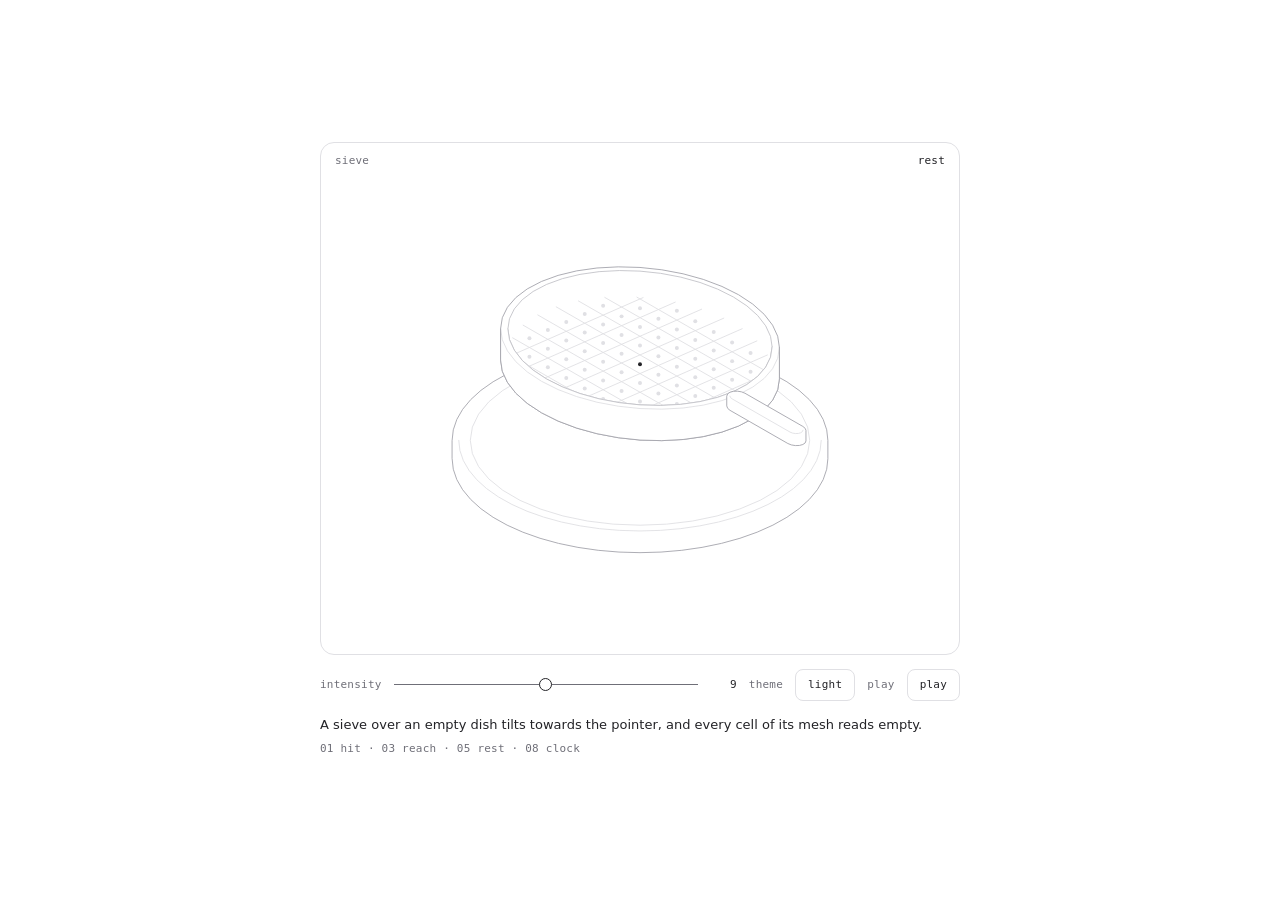
<file: illustrations/hairline-sieve.html>
<!doctype html>
<html lang="en">
<head>
<meta charset="utf-8">
<meta name="viewport" content="width=device-width, initial-scale=1">
<title>Hairline figure</title>
<link rel="icon" href="data:,">
<style>
  :root { color-scheme: light; --ground: #ffffff; --ink: #232327; --muted: #6f6f78; --line: #e0e0e4; }
  @media (prefers-color-scheme: dark) {
    :root:not([data-theme="light"]) { color-scheme: dark; --ground: #08090a; --ink: #d0d6e0; --muted: #8a8c95; --line: #29292d; }
  }
  :root[data-theme="dark"] { color-scheme: dark; --ground: #08090a; --ink: #d0d6e0; --muted: #8a8c95; --line: #29292d; }
  :root[data-theme="light"] { color-scheme: light; }
  * { box-sizing: border-box; }
  body {
    margin: 0; min-height: 100vh; display: grid; place-items: center; padding: 24px 16px;
    background: var(--ground); color: var(--ink);
    font: 13px/1.5 ui-sans-serif, system-ui, -apple-system, "Segoe UI", sans-serif; -webkit-font-smoothing: antialiased;
  }
  main { width: 100%; max-width: 640px; }
  .plate { position: relative; border: 1px solid var(--line); border-radius: 14px; overflow: hidden; }
  .tag, .label, output, button { font: 11px/1 ui-monospace, SFMono-Regular, Menlo, Consolas, monospace; letter-spacing: 0.02em; }
  .tag { position: absolute; top: 12px; z-index: 1; color: var(--muted); pointer-events: none; }
  #name { left: 14px; }
  #read { right: 14px; color: var(--ink); font-variant-numeric: tabular-nums; }
  .controls { display: flex; flex-wrap: wrap; align-items: center; gap: 4px 12px; margin-top: 14px; }
  .label { color: var(--muted); }
  input[type="range"] {
    flex: 1 1 96px; min-width: 0; height: 32px; margin: 0; background: transparent; cursor: pointer;
    -webkit-appearance: none; appearance: none;
  }
  input[type="range"]::-webkit-slider-runnable-track { height: 1px; background: var(--muted); }
  input[type="range"]::-webkit-slider-thumb {
    -webkit-appearance: none; width: 13px; height: 13px; margin-top: -6px; border-radius: 50%;
    border: 1px solid var(--ink); background: var(--ground);
  }
  input[type="range"]::-moz-range-track { height: 1px; background: var(--muted); }
  input[type="range"]::-moz-range-thumb { width: 11px; height: 11px; border-radius: 50%; border: 1px solid var(--ink); background: var(--ground); }
  input[type="range"]:focus-visible, button:focus-visible { outline: 1.5px solid var(--ink); outline-offset: 2px; }
  output { min-width: 4ch; text-align: right; font-variant-numeric: tabular-nums; }
  button {
    height: 32px; padding: 0 12px; border: 1px solid var(--line); border-radius: 8px;
    background: transparent; color: var(--ink); cursor: pointer;
  }
  #play[aria-pressed="true"] { background: var(--ink); color: var(--ground); border-color: var(--ink); }
  #means { margin: 14px 0 0; text-wrap: pretty; }
  #rules { margin: 6px 0 0; line-height: 1.6; }
  #error { margin: 12px 0 0; padding-left: 10px; border-left: 1px solid var(--ink); }
</style>
</head>
<body>
<main>
  <div class="plate">
    <span class="tag" id="name"></span>
    <span class="tag" id="read"></span>
    <div id="stage"></div>
  </div>
  <div class="controls">
    <label class="label" for="intensity">intensity</label>
    <input id="intensity" type="range" min="0" max="1" step="0.01" value="0.5">
    <output id="value" for="intensity"></output>
    <span class="label">theme</span>
    <button id="theme" type="button" aria-label="Switch between the light and the dark theme"></button>
    <span class="label">play</span>
    <button id="play" type="button" aria-pressed="false">play</button>
  </div>
  <p id="means"></p>
  <p id="rules" class="label"></p>
  <p id="error" role="alert" hidden></p>
</main>
<script id="hl-kernel">
/* hairline kernel sha256:3a19aa2640ba8c6c306184d05fddfbd4f3323a6ebd9217dd3cbb38e9db74991c */
/*
 * HL: everything a figure may call. Read this index; the code under it is the
 * package's src/core, unchanged, and a figure should not need to read it.
 *
 * Every figure is drawn in a 400 × 320 viewBox. World space is x/y on the
 * ground and z up. Plates are filled with the ground colour and painted back
 * to front, so a nearer one covers a farther one: append in that order. At
 * the default camera, Cam(45, 0.5, S), +x runs down to the right and +y down
 * to the left, so the corner with the largest x and y is nearest the viewer:
 * append by ascending x + y, from the far corner (smallest x and y) to it.
 *
 * Camera
 *   Cam(azDeg, k, S)                       a camera: azimuth in degrees, k = sin(elevation) (0.5 is the 2:1 view), S = scale
 *   fit(C, points, cx, cy)                 centres the box of [x, y, z] points on (cx, cy); call it once, before proj
 *                                          it only centres, it never scales: choose S by trying values, with the most extreme pose in points.
 *                                          The six figures use S 1.42 to 2.12; the boxes they fit come out 230 to 310 wide and 180 to 245 tall
 *   proj(C)                                returns P(x, y, z), which gives [sx, sy]
 *   unproj(C, sx, sy, z)                   the world [x, y] under a screen point, on the plane at height z
 *   facing(C)                              returns front(sample): whether a ring sample faces the camera
 * Rounded solids
 *   rrect(u0, v0, u1, v1, r, n)            a rounded rectangle, as a ring of samples {u, v, nu, nv}
 *   circ(R, n)                             a circle, as a ring
 *   rings(x0, y0, x1, y1, r, b)            [ring, inner]: a rounded footprint and its crease ring, inset by b
 *                                          r, the corner radius, is cut to half the shorter side. b, the crease's inset in world units
 *                                          (0.6 to 2.2 in the figures), must stay under half the shorter side or the crease turns inside out
 *   prism(P, front, ring, inner, z0, z1)   {sil, crease}: a solid standing from z0 to z1, as two path strings
 *   ringAt(P, ring, z)                     the ring's points, projected at height z
 *   run(ring, keep)                        the one cyclic run of samples that pass keep
 *   hull(points)                           the convex hull of screen points
 *   extremes(P, ring)                      [left, right, nearest] samples: where dashed drops fall from
 *   fillet(points, radii, n)               rounds every vertex of a closed polygon; returns the new points
 *                                          radii is an array, one radius per vertex, each cut to half its shorter edge; a single number gives NaN.
 *                                          n is the steps round each corner, default 4: each vertex becomes n + 1 points
 *   ghost(P, front, ring, z0, depth)       a reflection's path {d, y0, y1}; reflect() draws it for you
 * Paths and numbers
 *   poly(points)                           a closed path string
 *   open(points)                           an open polyline string
 *   seg(a, b)                              one segment between two screen points [sx, sy], as its own subpath; project world points with P first
 *   clamp(v, a, b)
 *   lerp(a, b, t)
 *   rad(deg)
 *   r2(n)                                  two decimals
 * The continuous clock: one spring per moving number
 *   spring(x, opts)                        at rest on x; write .t to retarget; opts {k, c, m, eps}, default k 100, c 18, m 1
 *   stepS(sp, dt)                          advances by dt seconds; returns whether it is still moving
 * The discrete clock: a 700ms tween on (.32, .72, 0, 1)
 *   tween(v, dur)                          at rest on v; dur defaults to 700 (ms)
 *   tset(tw, to, now, delay)               retargets from where it is, after delay ms: the stagger
 *                                          the same target again does nothing, so calling it on every pointer move is safe
 *   tval(tw, now)                          its value at now
 *   tdone(tw, now)                         whether it has landed
 *   bezier(x1, y1, x2, y2)                 a CSS cubic-bezier, as a function of progress
 *   EASE_LIFT                              the lift curve itself
 *   reducedMotion()                        true when the reader asked for less motion; springs and tweens already land at once
 *   setReducedMotion(on)                   the loop's business, not a figure's
 * Drawing
 *   mk(tag, attrs, parent)                 one svg element: the only way a figure makes a node
 *   solid(parent)                          {g, sil, cr}: a group holding a silhouette path and a crease path
 *   put(solid, paths)                      writes prism()'s {sil, crease} into solid()'s {sil, cr}: sil into sil, crease into cr
 *   flatDot(parent, C, r, cls)             a dot lying on the ground plane; cls is "dot", "dot m" or "dot off"
 *   place(el, point)                       moves a dot or a circle to [sx, sy]
 *   reflect(svg, parent, P, front, ring, z0, depth)   a fading mirror under a solid
 *   fade(svg, y0, y1, a0)                  a vertical fade, as a mask; returns the value for a mask attribute
 * Life
 *   register(stage, tick)                  joins the one frame loop; tick(dt in seconds, now in ms) returns true to ask for another frame; gives {wake, unregister}
 *   pointer(stage, handlers)               {move(point), down(point), leave()}, points in viewBox units; returns its disposer
 *   disposer()                             {add, on, dispose}: collects tear-down, so destroy is bag.dispose
 * The bench's business, not a figure's
 *   css(lightDark)
 *   inject(root)
 *   tour(stage, stops, onStop)             an unseen pointer that walks the stops, [x, y] in viewBox units or null to leave, and gives way to a real one; onStop(i) on each arrival; returns {stop}
 *   LAP                                    the default stops: a diamond around the centre, then a leave
 *
 * Classes, on path, polygon, ellipse and line. They are the whole palette; a
 * figure sets no colour, width or fill of its own.
 *     (none)   filled with the ground colour, medium stroke
 *     sil      the silhouette's stroke        hi    the bright stroke: the only highlight
 *     lo       the dim stroke                 nf    no fill        fo   fill only, no stroke
 *     dash     a dashed guide
 *     dot      a bright dot                   dot m   a medium dot     dot off   a dim dot
 */
var HL = (() => {
  var __defProp = Object.defineProperty;
  var __getOwnPropDesc = Object.getOwnPropertyDescriptor;
  var __getOwnPropNames = Object.getOwnPropertyNames;
  var __hasOwnProp = Object.prototype.hasOwnProperty;
  var __export = (target, all) => {
    for (var name in all)
      __defProp(target, name, { get: all[name], enumerable: true });
  };
  var __copyProps = (to, from, except, desc) => {
    if (from && typeof from === "object" || typeof from === "function") {
      for (let key of __getOwnPropNames(from))
        if (!__hasOwnProp.call(to, key) && key !== except)
          __defProp(to, key, { get: () => from[key], enumerable: !(desc = __getOwnPropDesc(from, key)) || desc.enumerable });
    }
    return to;
  };
  var __toCommonJS = (mod) => __copyProps(__defProp({}, "__esModule", { value: true }), mod);

  // packages/hairline/src/core/kernel.ts
  var kernel_exports = {};
  __export(kernel_exports, {
    Cam: () => Cam,
    EASE_LIFT: () => EASE_LIFT,
    LAP: () => LAP,
    bezier: () => bezier,
    circ: () => circ,
    clamp: () => clamp,
    css: () => css,
    disposer: () => disposer,
    extremes: () => extremes,
    facing: () => facing,
    fade: () => fade,
    fillet: () => fillet,
    fit: () => fit,
    flatDot: () => flatDot,
    ghost: () => ghost,
    hull: () => hull,
    inject: () => inject,
    lerp: () => lerp,
    mk: () => mk,
    open: () => open,
    place: () => place,
    pointer: () => pointer,
    poly: () => poly,
    prism: () => prism,
    proj: () => proj,
    put: () => put,
    r2: () => r2,
    rad: () => rad,
    reducedMotion: () => reducedMotion,
    reflect: () => reflect,
    register: () => register,
    ringAt: () => ringAt,
    rings: () => rings,
    rrect: () => rrect,
    run: () => run,
    seg: () => seg,
    setReducedMotion: () => setReducedMotion,
    solid: () => solid,
    spring: () => spring,
    stepS: () => stepS,
    tdone: () => tdone,
    tour: () => tour,
    tset: () => tset,
    tval: () => tval,
    tween: () => tween,
    unproj: () => unproj
  });

  // packages/hairline/src/core/iso.ts
  var clamp = (v, a, b) => Math.max(a, Math.min(b, v));
  var lerp = (a, b, t) => a + (b - a) * t;
  var rad = (d) => d * Math.PI / 180;
  var r2 = (n) => Math.round(n * 100) / 100;
  var poly = (pts) => "M" + pts.map((p) => r2(p[0]) + " " + r2(p[1])).join("L") + "Z";
  var seg = (a, b) => `M${r2(a[0])} ${r2(a[1])}L${r2(b[0])} ${r2(b[1])}`;
  var open = (pts) => pts.length < 2 ? "" : "M" + pts.map((p) => r2(p[0]) + " " + r2(p[1])).join("L");
  var Cam = (azDeg, k, S) => ({ az: rad(azDeg), k, S, ox: 0, oy: 0 });
  function proj(C) {
    const c = Math.cos(C.az), s = Math.sin(C.az), zf = Math.sqrt(1 - C.k * C.k);
    return (x, y, z) => {
      const X = x * c - y * s, Y = x * s + y * c;
      return [C.ox + C.S * X, C.oy + C.S * (Y * C.k - z * zf)];
    };
  }
  function unproj(C, sx, sy, z) {
    const c = Math.cos(C.az), s = Math.sin(C.az), zf = Math.sqrt(1 - C.k * C.k);
    const X = (sx - C.ox) / C.S, Y = ((sy - C.oy) / C.S + z * zf) / C.k;
    return [X * c + Y * s, -X * s + Y * c];
  }
  function fit(C, pts, cx, cy) {
    C.ox = 0;
    C.oy = 0;
    const P = proj(C);
    let a = 1e9, b = -1e9, c = 1e9, d = -1e9;
    for (const p of pts) {
      const q = P(p[0], p[1], p[2]);
      a = Math.min(a, q[0]);
      b = Math.max(b, q[0]);
      c = Math.min(c, q[1]);
      d = Math.max(d, q[1]);
    }
    C.ox = cx - (a + b) / 2;
    C.oy = cy - (c + d) / 2;
  }
  function rrect(u0, v0, u1, v1, r, n = 4) {
    r = Math.max(0, Math.min(r, (u1 - u0) / 2, (v1 - v0) / 2));
    const out = [];
    for (const [cu, cv, a0] of [[u1 - r, v1 - r, 0], [u0 + r, v1 - r, 90], [u0 + r, v0 + r, 180], [u1 - r, v0 + r, 270]])
      for (let k = 0; k <= n; k++) {
        const a = rad(a0 + 90 * k / n), ca = Math.cos(a), sa = Math.sin(a);
        out.push({ u: cu + r * ca, v: cv + r * sa, nu: ca, nv: sa });
      }
    return out;
  }
  function circ(R, n = 96) {
    const out = [];
    for (let k = 0; k < n; k++) {
      const a = k / n * Math.PI * 2, ca = Math.cos(a), sa = Math.sin(a);
      out.push({ u: R * ca, v: R * sa, nu: ca, nv: sa });
    }
    return out;
  }
  function hull(input) {
    const pts = input.slice().sort((a, b) => a[0] - b[0] || a[1] - b[1]);
    const x = (o, a, b) => (a[0] - o[0]) * (b[1] - o[1]) - (a[1] - o[1]) * (b[0] - o[0]);
    const lo = [], up = [];
    for (const p of pts) {
      while (lo.length > 1 && x(lo[lo.length - 2], lo[lo.length - 1], p) <= 0) lo.pop();
      lo.push(p);
    }
    for (let i = pts.length - 1; i >= 0; i--) {
      const p = pts[i];
      while (up.length > 1 && x(up[up.length - 2], up[up.length - 1], p) <= 0) up.pop();
      up.push(p);
    }
    lo.pop();
    up.pop();
    return lo.concat(up);
  }
  var ringAt = (P, ring, z) => ring.map((q) => P(q.u, q.v, z));
  var facing = (C) => {
    const s = Math.sin(C.az), c = Math.cos(C.az);
    return (q) => q.nu * s + q.nv * c >= -1e-6;
  };
  function run(ring, keep) {
    const n = ring.length;
    let s = -1;
    for (let i = 0; i < n; i++) if (keep(ring[i]) && !keep(ring[(i + n - 1) % n])) {
      s = i;
      break;
    }
    if (s < 0) return keep(ring[0]) ? ring.slice() : [];
    const out = [];
    for (let k = 0; k < n && keep(ring[(s + k) % n]); k++) out.push(ring[(s + k) % n]);
    return out;
  }
  function prism(P, front, ring, inner, z0, z1) {
    return {
      sil: poly(hull(ringAt(P, ring, z1).concat(ringAt(P, ring, z0)))),
      crease: inner ? open(ringAt(P, run(inner, front), z1)) : ""
    };
  }
  var rings = (x0, y0, x1, y1, r, b) => [
    rrect(x0, y0, x1, y1, r),
    rrect(x0 + b, y0 + b, x1 - b, y1 - b, Math.max(0.3, r - b))
  ];
  function extremes(P, ring) {
    const pr = ring.map((q) => P(q.u, q.v, 0));
    let a = 0, b = 0, c = 0;
    pr.forEach((p, k) => {
      if (p[0] < pr[a][0]) a = k;
      if (p[0] > pr[b][0]) b = k;
      if (p[1] > pr[c][1]) c = k;
    });
    return [ring[a], ring[b], ring[c]];
  }
  function fillet(pts, rs, n = 4) {
    const m = pts.length, out = [];
    for (let i = 0; i < m; i++) {
      const a = pts[(i + m - 1) % m], p = pts[i], b = pts[(i + 1) % m];
      const la = Math.hypot(a[0] - p[0], a[1] - p[1]), lb = Math.hypot(b[0] - p[0], b[1] - p[1]);
      const t = Math.min(rs[i], la / 2, lb / 2);
      const p1 = [p[0] + (a[0] - p[0]) / la * t, p[1] + (a[1] - p[1]) / la * t];
      const p2 = [p[0] + (b[0] - p[0]) / lb * t, p[1] + (b[1] - p[1]) / lb * t];
      for (let k = 0; k <= n; k++) {
        const s = k / n, w = 1 - s;
        out.push([w * w * p1[0] + 2 * w * s * p[0] + s * s * p2[0], w * w * p1[1] + 2 * w * s * p[1] + s * s * p2[1]]);
      }
    }
    return out;
  }
  function ghost(P, front, ring, z0, depth) {
    const f = run(ring, front), lowP = ringAt(P, f, z0 - depth);
    return {
      d: open(lowP) + [f[0], f[f.length - 1]].map((q) => seg(P(q.u, q.v, z0), P(q.u, q.v, z0 - depth))).join(""),
      y0: Math.min(...ringAt(P, f, z0).map((p) => p[1])),
      y1: Math.max(...lowP.map((p) => p[1])) + 2
    };
  }

  // packages/hairline/src/core/motion.ts
  var reduced = false;
  var setReducedMotion = (on) => {
    reduced = on;
  };
  var reducedMotion = () => reduced;
  function spring(x, o = {}) {
    return { x, v: 0, t: x, k: o.k ?? 100, c: o.c ?? 18, m: o.m ?? 1, eps: o.eps ?? 0.01 };
  }
  function stepS(sp, dt) {
    if (reduced) {
      sp.x = sp.t;
      sp.v = 0;
      return false;
    }
    const n = Math.max(1, Math.ceil(dt * 240)), h = dt / n;
    for (let i = 0; i < n; i++) {
      const a = (-sp.k * (sp.x - sp.t) - sp.c * sp.v) / sp.m;
      sp.v += a * h;
      sp.x += sp.v * h;
    }
    if (Math.abs(sp.x - sp.t) < sp.eps && Math.abs(sp.v) < sp.eps * 10) {
      sp.x = sp.t;
      sp.v = 0;
      return false;
    }
    return true;
  }
  function bezier(x1, y1, x2, y2) {
    const cx = 3 * x1, bx = 3 * (x2 - x1) - cx, ax = 1 - cx - bx;
    const cy = 3 * y1, by = 3 * (y2 - y1) - cy, ay = 1 - cy - by;
    const X = (u) => ((ax * u + bx) * u + cx) * u;
    const Y = (u) => ((ay * u + by) * u + cy) * u;
    const dX = (u) => (3 * ax * u + 2 * bx) * u + cx;
    return (t) => {
      if (t <= 0) return 0;
      if (t >= 1) return 1;
      let u = t;
      for (let i = 0; i < 8; i++) {
        const e = X(u) - t;
        if (Math.abs(e) < 1e-5) break;
        const d = dX(u);
        if (Math.abs(d) < 1e-6) break;
        u -= e / d;
      }
      if (!(u >= 0 && u <= 1) || Math.abs(X(u) - t) > 1e-4) {
        let lo = 0, hi = 1;
        u = t;
        for (let i = 0; i < 24; i++) {
          if (X(u) < t) lo = u;
          else hi = u;
          u = (lo + hi) / 2;
        }
      }
      return Y(u);
    };
  }
  var EASE_LIFT = bezier(0.32, 0.72, 0, 1);
  var tween = (v, dur = 700) => ({ from: v, to: v, t0: -1e9, dur });
  var tval = (tw, now) => {
    const p = clamp((now - tw.t0) / tw.dur, 0, 1);
    return tw.from + (tw.to - tw.from) * (reduced ? 1 : EASE_LIFT(p));
  };
  var tset = (tw, to, now, delay) => {
    if (tw.to === to) return;
    tw.from = tval(tw, now);
    tw.to = to;
    tw.t0 = now + delay;
  };
  var tdone = (tw, now) => reduced || now >= tw.t0 + tw.dur;

  // packages/hairline/src/core/stage.ts
  var NS = "http://www.w3.org/2000/svg";
  function mk(tag, attrs, parent) {
    const e = document.createElementNS(NS, tag);
    if (attrs) for (const k in attrs) e.setAttribute(k, String(attrs[k]));
    if (parent) parent.appendChild(e);
    return e;
  }
  function solid(parent) {
    const g = mk("g", {}, parent);
    return { g, sil: mk("path", { class: "sil" }, g), cr: mk("path", { class: "nf lo" }, g) };
  }
  var put = (el, s) => {
    el.sil.setAttribute("d", s.sil);
    el.cr.setAttribute("d", s.crease);
  };
  var flatDot = (parent, C, r, cls) => mk("ellipse", { rx: r2(r * C.S), ry: r2(r * C.S * C.k), class: cls }, parent);
  var place = (el, q) => {
    el.setAttribute("cx", String(r2(q[0])));
    el.setAttribute("cy", String(r2(q[1])));
  };
  var fid = 0;
  function fade(svg, y0, y1, a0 = 0.7) {
    const id = "hl-fd" + ++fid, defs = mk("defs", {}, svg);
    const lg = mk("linearGradient", { id: id + "g", gradientUnits: "userSpaceOnUse", x1: 0, y1: r2(y0), x2: 0, y2: r2(y1) }, defs);
    mk("stop", { offset: 0, "stop-color": "#fff", "stop-opacity": a0 }, lg);
    mk("stop", { offset: 1, "stop-color": "#fff", "stop-opacity": 0 }, lg);
    const m = mk("mask", { id, maskUnits: "userSpaceOnUse", x: 0, y: 0, width: 400, height: 320 }, defs);
    mk("rect", { x: 0, y: 0, width: 400, height: 320, fill: `url(#${id}g)` }, m);
    return `url(#${id})`;
  }
  function reflect(svg, parent, P, front, ring, z0, depth) {
    const r = ghost(P, front, ring, z0, depth);
    const gh = mk("g", { class: "ghost", mask: fade(svg, r.y0, r.y1) }, parent);
    mk("path", { d: r.d }, gh);
  }
  var boards = [];
  var byStage = /* @__PURE__ */ new Map();
  var raf = 0;
  var last = 0;
  var io = null;
  var rm = null;
  function frame(now) {
    const dt = Math.min(0.05, Math.max(0, (now - last) / 1e3));
    last = now;
    let any = false;
    for (const b of boards.slice()) if (b.vis && b.awake) {
      try {
        b.awake = !!b.tick(dt, now);
      } catch (err) {
        b.awake = false;
        setTimeout(() => {
          throw err;
        });
      }
      any = any || b.awake;
    }
    raf = any ? requestAnimationFrame(frame) : 0;
  }
  function wake(b) {
    b.awake = true;
    if (!raf) {
      last = performance.now();
      raf = requestAnimationFrame(frame);
    }
  }
  var onMotion = () => {
    setReducedMotion(!!rm?.matches);
    boards.forEach(wake);
  };
  function start() {
    if (io) return;
    io = new IntersectionObserver((es) => {
      for (const e of es) {
        const set = byStage.get(e.target);
        if (!set) continue;
        for (const b of set) {
          b.vis = e.isIntersecting;
          if (b.vis) wake(b);
        }
      }
    }, { rootMargin: "80px" });
    rm = matchMedia("(prefers-reduced-motion: reduce)");
    setReducedMotion(rm.matches);
    rm.addEventListener("change", onMotion);
  }
  function stop() {
    if (raf) cancelAnimationFrame(raf);
    raf = 0;
    io?.disconnect();
    io = null;
    rm?.removeEventListener("change", onMotion);
    rm = null;
  }
  function register(stage, tick) {
    start();
    const b = { stage, tick, vis: false, awake: true };
    boards.push(b);
    const peers = byStage.get(stage);
    if (peers) {
      for (const p of peers) b.vis = p.vis;
      peers.add(b);
      if (b.vis) wake(b);
    } else {
      byStage.set(stage, /* @__PURE__ */ new Set([b]));
      io.observe(stage);
    }
    tick(0, performance.now());
    let gone = false;
    return {
      wake: () => {
        if (!gone) wake(b);
      },
      unregister: () => {
        if (gone) return;
        gone = true;
        boards = boards.filter((x) => x !== b);
        const set = byStage.get(stage);
        if (set) {
          set.delete(b);
          if (!set.size) {
            byStage.delete(stage);
            io?.unobserve(stage);
          }
        }
        if (!boards.length) stop();
      }
    };
  }
  var handlers = /* @__PURE__ */ new WeakMap();
  var touring = /* @__PURE__ */ new WeakMap();
  function pointer(stage, on) {
    handlers.set(stage, on);
    let tm = 0;
    const pt = (e) => {
      const r = stage.getBoundingClientRect();
      return [(e.clientX - r.left) / r.width * 400, (e.clientY - r.top) / r.height * 320];
    };
    const move = (e) => {
      clearTimeout(tm);
      touring.get(stage)?.hold();
      on.move(pt(e), e);
    };
    const down = (e) => {
      clearTimeout(tm);
      touring.get(stage)?.hold();
      if (e.pointerType !== "mouse") stage.releasePointerCapture?.(e.pointerId);
      if (on.down) on.down(pt(e), e);
      else on.move(pt(e), e);
    };
    const leave = (e) => {
      clearTimeout(tm);
      tm = window.setTimeout(() => {
        on.leave(e);
        touring.get(stage)?.release();
      }, e.pointerType === "mouse" ? 0 : 1400);
    };
    stage.addEventListener("pointermove", move);
    stage.addEventListener("pointerdown", down);
    stage.addEventListener("pointerleave", leave);
    return () => {
      clearTimeout(tm);
      if (handlers.get(stage) === on) handlers.delete(stage);
      stage.removeEventListener("pointermove", move);
      stage.removeEventListener("pointerdown", down);
      stage.removeEventListener("pointerleave", leave);
    };
  }
  var LAP = [[128, 150], [200, 118], [272, 150], [200, 206], null];
  var TRAVEL = 900;
  var DWELL = 1200;
  var REST = 1800;
  var RESUME = 1200;
  var STAGGER = 450;
  var GHOST = { pointerType: "ghost" };
  var started = 0;
  function entry([x, y]) {
    const dx = x - 200, dy = y - 160;
    if (!dx && !dy) return [200, 320];
    const k = Math.min(dx ? (dx > 0 ? 200 : -200) / dx : Infinity, dy ? (dy > 0 ? 160 : -160) / dy : Infinity);
    return [200 + dx * k, 160 + dy * k];
  }
  function tour(stage, stops, onStop) {
    let i = 0;
    let wait = RESUME + STAGGER * (started++ % 4);
    let t = -1;
    let at = null;
    let origin = [200, 320];
    let hand = false, keys = stage.contains(stage.ownerDocument.activeElement);
    let gone = false;
    const leave = () => {
      at = null;
      t = -1;
      handlers.get(stage)?.leave(GHOST);
    };
    const tick = (dt) => {
      if (hand || keys || !stops.length) return false;
      if (reducedMotion()) {
        if (at) leave();
        return false;
      }
      if (wait > 0) {
        wait -= dt * 1e3;
        return true;
      }
      const stop2 = stops[i];
      if (stop2 === null) {
        if (at) leave();
        onStop?.(i);
        i = (i + 1) % stops.length;
        wait = REST;
        return true;
      }
      const h = handlers.get(stage);
      if (!h) return true;
      if (t < 0) {
        origin = at ?? entry(stop2);
        t = 0;
      }
      t = Math.min(TRAVEL, t + dt * 1e3);
      const k = EASE_LIFT(t / TRAVEL);
      at = [origin[0] + (stop2[0] - origin[0]) * k, origin[1] + (stop2[1] - origin[1]) * k];
      h.move(at, GHOST);
      if (t < TRAVEL) return true;
      onStop?.(i);
      i = (i + 1) % stops.length;
      t = -1;
      wait = DWELL;
      return true;
    };
    const take = () => {
      at = null;
      t = -1;
    };
    const give = () => {
      if (hand || keys) return;
      i = 0;
      t = -1;
      wait = RESUME;
      board.wake();
    };
    const me = {
      hold: () => {
        hand = true;
        take();
      },
      release: () => {
        if (!hand) return;
        hand = false;
        give();
      }
    };
    const focusIn = () => {
      keys = true;
      take();
    };
    const focusOut = (e) => {
      if (keys && !stage.contains(e.relatedTarget)) {
        keys = false;
        give();
      }
    };
    stage.addEventListener("focusin", focusIn);
    stage.addEventListener("focusout", focusOut);
    touring.set(stage, me);
    const board = register(stage, tick);
    return {
      stop: () => {
        if (gone) return;
        gone = true;
        board.unregister();
        stage.removeEventListener("focusin", focusIn);
        stage.removeEventListener("focusout", focusOut);
        if (touring.get(stage) === me) touring.delete(stage);
        if (at) leave();
      }
    };
  }
  function disposer() {
    let fns = [];
    return {
      add: (fn) => {
        fns.push(fn);
      },
      on: (target, type, fn, opts) => {
        const h = fn;
        target.addEventListener(type, h, opts);
        fns.push(() => target.removeEventListener(type, h, opts));
      },
      dispose: () => {
        const run2 = fns;
        fns = [];
        for (let i = run2.length - 1; i >= 0; i--) run2[i]();
      }
    };
  }

  // packages/hairline/src/core/styles.ts
  var LIGHT = { plate: "#ffffff", hi: "#232327", edge: "#a4a4ac", mid: "#c3c3c9", lo: "#e0e0e4" };
  var DARK = { plate: "#08090a", hi: "#d0d6e0", edge: "#5b5d64", mid: "#3e3e44", lo: "#29292d" };
  var KEYS = ["plate", "hi", "edge", "mid", "lo"];
  var vars = (p) => KEYS.map((k) => `--hl-${k}:var(--hairline-${k},${p[k]});`).join("");
  var EASE = "cubic-bezier(0.5,0,0.1,1)";
  var SVG = ":where([data-hairline]>svg)";
  function css(lightDark) {
    const both = Object.fromEntries(KEYS.map((k) => [k, `light-dark(${LIGHT[k]},${DARK[k]})`]));
    return [
      // the box, and the palette: light unless something below says otherwise
      `:where([data-hairline]){display:block;position:relative;aspect-ratio:5/4;touch-action:pan-y;user-select:none;-webkit-user-select:none;--hl-sw:var(--hairline-stroke,0.9);${vars(LIGHT)}}`,
      // the page's color-scheme
      lightDark ? `:where([data-hairline]){${vars(both)}}` : "",
      // an ancestor that says dark
      `:where(.dark,[data-theme="dark"]) :where([data-hairline]){${vars(DARK)}}`,
      // the figure's own theme option
      `:where([data-hairline][data-hairline-theme="light"]){${vars(LIGHT)}}`,
      `:where([data-hairline][data-hairline-theme="dark"]){${vars(DARK)}}`,
      `:where([data-hairline]:focus-visible){outline:1.5px solid var(--hl-hi);outline-offset:2px}`,
      `${SVG}{position:absolute;inset:0;width:100%;height:100%;display:block}`,
      // Riffle's live region: read, not seen
      `:where([data-hairline]>[data-hairline-live]){position:absolute;width:1px;height:1px;margin:-1px;padding:0;border:0;overflow:hidden;clip-path:inset(50%);white-space:nowrap}`,
      // the drawing: plates are filled with the plate colour and painted back to front
      `${SVG} :where(path,polygon,ellipse,line){fill:var(--hl-plate);stroke:var(--hl-mid);stroke-width:var(--hl-sw);vector-effect:non-scaling-stroke;stroke-linejoin:round;stroke-linecap:round;transition:stroke 260ms ${EASE}}`,
      `${SVG} :where(.nf){fill:none}`,
      `${SVG} :where(.fo){stroke:none}`,
      `${SVG} :where(.sil){stroke:var(--hl-edge)}`,
      `${SVG} :where(.hi){stroke:var(--hl-hi)}`,
      `${SVG} :where(.lo){stroke:var(--hl-lo)}`,
      `${SVG} :where(.dash){stroke-dasharray:1 3}`,
      `${SVG} :where(.dot){stroke:none;fill:var(--hl-hi);transition:fill 260ms ${EASE}}`,
      `${SVG} :where(.dot.m){fill:var(--hl-edge)}`,
      `${SVG} :where(.dot.off){fill:var(--hl-lo)}`,
      `${SVG} :where(.ghost path){fill:none;stroke:var(--hl-mid)}`
    ].join("");
  }
  var done = /* @__PURE__ */ new WeakSet();
  function inject(root) {
    if (done.has(root)) return;
    done.add(root);
    const doc = root.nodeType === 9 ? root : root.ownerDocument;
    const win = doc.defaultView;
    const text = css(!!win?.CSS?.supports?.("color", "light-dark(#000,#fff)"));
    if (win && "adoptedStyleSheets" in root) {
      try {
        const sheet = new win.CSSStyleSheet();
        sheet.replaceSync(text);
        root.adoptedStyleSheets = [...root.adoptedStyleSheets, sheet];
        return;
      } catch {
      }
    }
    const style = doc.createElement("style");
    style.setAttribute("data-hairline-style", "");
    style.textContent = text;
    (root.nodeType === 9 ? doc.head ?? doc.documentElement : root).appendChild(style);
  }
  return __toCommonJS(kernel_exports);
})();
/* /hairline kernel */
</script>
<script id="hl-bench">
/*
 * The bench: the page a figure is shown on. It makes the host and the svg the
 * way the package's mount does, hands them to the figure, and owns everything
 * around it: the read-out, the slider, the theme, the line under the stage.
 */
(() => {
  const RULES = ["hit", "order", "reach", "accent", "rest", "honesty", "cost", "clock", "radius", "quiet"];
  const $ = (id) => document.getElementById(id);
  const root = document.documentElement, params = new URLSearchParams(location.search);

  /* the theme: the system's until the switch is pressed, then the switch's */
  const dark = () => (root.dataset.theme ? root.dataset.theme === "dark" : matchMedia("(prefers-color-scheme: dark)").matches);
  const label = () => { $("theme").textContent = dark() ? "dark" : "light"; };
  $("theme").addEventListener("click", () => { root.dataset.theme = dark() ? "light" : "dark"; label(); });
  /* ?theme=light or ?theme=dark wins over the system's, as pressing the switch does */
  if (["light", "dark"].includes(params.get("theme"))) root.dataset.theme = params.get("theme");
  label();

  /* ?intensity=0 sets the slider before the figure mounts, for a look at either end */
  const i = (params.get("intensity") || "").trim();
  if (i && Number.isFinite(Number(i))) $("intensity").value = String(Math.min(1, Math.max(0, Number(i))));

  /* ?w=240 narrows the page, for a look at the size of a thumbnail */
  const w = Number(params.get("w"));
  if (w > 0) document.querySelector("main").style.maxWidth = w + "px";

  /* a figure that fails says so under the stage, instead of leaving an empty plate */
  addEventListener("error", (e) => {
    $("error").hidden = false;
    $("error").textContent = String((e.error && e.error.message) || e.message);
  });

  let mounted = false;
  window.hairline = (figure) => {
    if (mounted) throw new Error("hairline: one figure per page.");
    mounted = true;
    const stage = $("stage"), slider = $("intensity");

    /* intensity to the figure's own number: two straight lines that meet at 0.5, as in the package */
    const [lo, mid, hi] = figure.range;
    const at = (i) => Math.round((i <= 0.5 ? lo + (i / 0.5) * (mid - lo) : mid + ((i - 0.5) / 0.5) * (hi - mid)) * 1000) / 1000;

    HL.inject(document);
    stage.setAttribute("data-hairline", figure.name);
    stage.setAttribute("role", "img");
    stage.setAttribute("aria-label", figure.means);
    const svg = HL.mk("svg", { viewBox: "0 0 400 320", "aria-hidden": "true" }, stage);

    let text = null;
    const read = {
      get textContent() { return text; },
      set textContent(value) { text = value == null ? "" : String(value); $("read").textContent = text; },
    };

    document.title = "Hairline · " + figure.name;
    $("name").textContent = figure.name;
    $("means").textContent = figure.means;
    $("rules").textContent = figure.rules.map((n) => String(n).padStart(2, "0") + " " + RULES[n - 1]).join(" · ");
    const show = () => { $("value").textContent = String(at(Number(slider.value))); };
    show();

    const handle = figure.mount({ stage, svg, read }, at(Number(slider.value)));
    if (text === null) read.textContent = "rest";
    slider.addEventListener("input", () => { show(); handle.set(at(Number(slider.value))); });
    window.hairline.figure = handle;

    /* play: an unseen pointer walks the figure's tour (or HL.LAP) until a hand arrives; ?play=1 starts it on load */
    const play = $("play");
    window.hairline.playing = null;
    play.addEventListener("click", () => {
      const was = play.getAttribute("aria-pressed") === "true";
      if (was) { window.hairline.playing.stop(); window.hairline.playing = null; }
      else window.hairline.playing = HL.tour(stage, figure.tour || HL.LAP, (i) => { if (window.hairline.onStop) window.hairline.onStop(i); });
      play.setAttribute("aria-pressed", String(!was));
    });
    if (params.get("play") === "1") play.click();

    /* ?at=200,160 holds the pointer at a viewBox point, for a picture of the answer without a mouse */
    const p = (params.get("at") || "").split(",").map(Number);
    if (p.length === 2 && p.every(Number.isFinite)) {
      const r = stage.getBoundingClientRect();
      stage.dispatchEvent(new PointerEvent("pointermove", {
        pointerType: "mouse", pointerId: 1, bubbles: true,
        clientX: r.left + (p[0] / 400) * r.width, clientY: r.top + (p[1] / 320) * r.height,
      }));
    }
  };
})();
</script>
<script type="module" id="hl-figure">
/**
 * Sieve: AXIOM's "no results" illustration. A round sieve with a bare mesh
 * hangs over an empty catch dish. The pointer tilts the sieve towards it, as a
 * hand shaking it would, on two springs; nothing falls through. The mesh cell
 * under the pointer takes the bright dot and the read-out counts what it holds:
 * none. At rest the sieve leans a little towards the viewer and its centre
 * cell is lit. The slider is the most it tilts, in degrees.
 *
 * The pattern: a continuous answer (springs) over a rest-pose hit test on the
 * mesh plane, which never moves.
 */
const {
  Cam, circ, clamp, facing, fit, hull, open, poly, proj, prism, rad, rings, rrect, run, unproj,
  spring, stepS, mk, place, pointer, put, register, disposer, solid,
} = HL;

const R = 46, RT = 2.4, Z0 = 34, Z1 = 46, MZ = 36, STEP = 8.6, HX = 30, HW = 7;
const DR = 62, DZ = 7;                                // the catch dish
const REST = [-0.06, 0.05];                           // the rest lean: towards the viewer

function mount({ stage, svg, read }, value) {
  const bag = disposer();
  let T = Math.tan(rad(value));
  const C = Cam(45, 0.5, 1.9);
  const tmax = Math.tan(rad(16));
  fit(C, [[-DR, -DR, 0], [DR, DR, 0], [DR, -DR, 0], [-DR, DR, 0], [-R, -R, Z1 + R * tmax], [R + HX, 0, Z1 + (R + HX) * tmax]], 200, 160);
  const P = proj(C), front = facing(C);

  const outer = circ(R, 40), inner = circ(R - RT, 40);
  const g = mk("g", {}, svg);

  // the dish: static, painted first
  // a large round: more steps per corner than rings() takes, so no facets show (rule 09)
  const dr = rrect(-DR, -DR, DR, DR, DR, 14), di = rrect(-DR + 2.2, -DR + 2.2, DR - 2.2, DR - 2.2, DR - 2.2, 14);
  put(solid(g), prism(P, front, dr, di, 0, DZ));
  mk("path", { d: poly(circ(DR - 6, 40).map((q) => P(q.u, q.v, DZ))), class: "nf lo" }, g);

  // the mesh cells, inside the rim
  const cells = [];
  for (let i = -5; i <= 5; i++) for (let j = -5; j <= 5; j++) {
    const x = i * STEP, y = j * STEP;
    if (Math.hypot(x, y) > R - 6) continue;
    cells.push({ i, j, x, y });
  }
  const centre = cells.find((c) => c.i === 0 && c.j === 0);

  const body = mk("path", { class: "sil" }, g);
  const rimIn = mk("path", { class: "nf" }, g);
  const mesh = mk("path", { class: "nf lo" }, g);
  const dots = mk("g", {}, g);
  cells.forEach((c) => (c.el = mk("circle", { r: 1.25, class: "dot off" }, dots)));
  const nearFill = mk("path", { class: "fo" }, g);
  const nearTop = mk("path", { class: "nf lo" }, g);
  const nearIn = mk("path", { class: "nf" }, g);
  const nearBase = mk("path", { class: "nf sil" }, g);
  const handle = solid(g);

  const sx = spring(REST[0], { eps: 0.0004 }), sy = spring(REST[1], { eps: 0.0004 });
  const zAt = (x, y, z) => z + x * sx.x + y * sy.x;
  const at = (ring, z) => ring.map((q) => P(q.u, q.v, zAt(q.u, q.v, z)));
  const LR = (pts) => (pts[0][0] <= pts[pts.length - 1][0] ? pts : pts.slice().reverse());
  let drawn = "";

  function draw() {
    const key = sx.x.toFixed(4) + "," + sy.x.toFixed(4);
    if (key === drawn) return;
    drawn = key;
    body.setAttribute("d", poly(hull(at(outer, Z0).concat(at(outer, Z1)))));
    rimIn.setAttribute("d", poly(at(inner, Z1)));
    // the mesh: a few wires across the floor of the sieve
    let w = "";
    for (let k = -4; k <= 4; k++) {
      const o = k * STEP + STEP / 2, h = Math.sqrt(Math.max(0, (R - RT) ** 2 - o * o));
      const a = P(o, -h, zAt(o, -h, MZ)), b = P(o, h, zAt(o, h, MZ));
      const c = P(-h, o, zAt(-h, o, MZ)), d = P(h, o, zAt(h, o, MZ));
      w += `M${a[0]},${a[1]}L${b[0]},${b[1]}M${c[0]},${c[1]}L${d[0]},${d[1]}`;
    }
    mesh.setAttribute("d", w);
    cells.forEach((c) => place(c.el, P(c.x, c.y, zAt(c.x, c.y, MZ))));
    // the near wall: one opaque piece from the rim's inner edge down to the base
    const iF = LR(at(run(inner, front), Z1)), oT = LR(at(run(outer, front), Z1)), oB = LR(at(run(outer, front), Z0));
    nearFill.setAttribute("d", poly([...iF, oT[oT.length - 1], ...oB.slice().reverse(), oT[0]]));
    nearTop.setAttribute("d", open(oT));
    nearIn.setAttribute("d", open(iF));
    nearBase.setAttribute("d", open([oT[0], ...oB, oT[oT.length - 1]]));
    // the handle, a rounded bar riveted to the rim at +x
    const [hr, hi] = rings(R - 4, -HW / 2, R + HX, HW / 2, HW / 2, 1);
    const hs = at(hr, Z1 - 5), ht = at(hr, Z1 - 1);
    put(handle, { sil: poly(hull(hs.concat(ht))), crease: open(at(run(hi, front), Z1 - 1)) });
  }

  const B = register(stage, (dt) => {
    const m = stepS(sx, dt) | stepS(sy, dt);
    draw();
    return !!m;
  });
  bag.add(B.unregister);

  let lit = centre;
  centre.el.setAttribute("class", "dot");
  function light(c) {
    if (c === lit) return;
    if (lit) lit.el.setAttribute("class", "dot off");
    lit = c || centre;
    lit.el.setAttribute("class", "dot");
  }

  bag.add(pointer(stage, {
    move: (p) => {
      // rule 01: the pointer meets the mesh in its REST plane, which never moves
      const [x, y] = unproj(C, p[0], p[1], MZ);
      sx.t = clamp(x / R, -1, 1) * T; sy.t = clamp(y / R, -1, 1) * T;
      const c = cells.reduce((a, b) => (Math.hypot(b.x - x, b.y - y) < Math.hypot(a.x - x, a.y - y) ? b : a));
      const inside = Math.hypot(c.x - x, c.y - y) < STEP * 0.8;
      light(inside ? c : null);
      read.textContent = inside ? `mesh ${c.i + 5}·${c.j + 5} · 0` : "sieve · 0";
      B.wake();
    },
    leave: () => { sx.t = REST[0]; sy.t = REST[1]; light(null); read.textContent = "rest"; B.wake(); },
  }));
  bag.add(() => svg.replaceChildren());

  return {
    set: (v) => { T = Math.tan(rad(v)); B.wake(); },
    destroy: bag.dispose,
  };
}

hairline({
  name: "sieve",
  means: "A sieve over an empty dish tilts towards the pointer, and every cell of its mesh reads empty.",
  rules: [1, 3, 5, 8],
  range: [4, 9, 16],
  tour: [[160, 150], [236, 132], [214, 186], null],
  mount,
});
</script>
</body>
</html>
</file>
